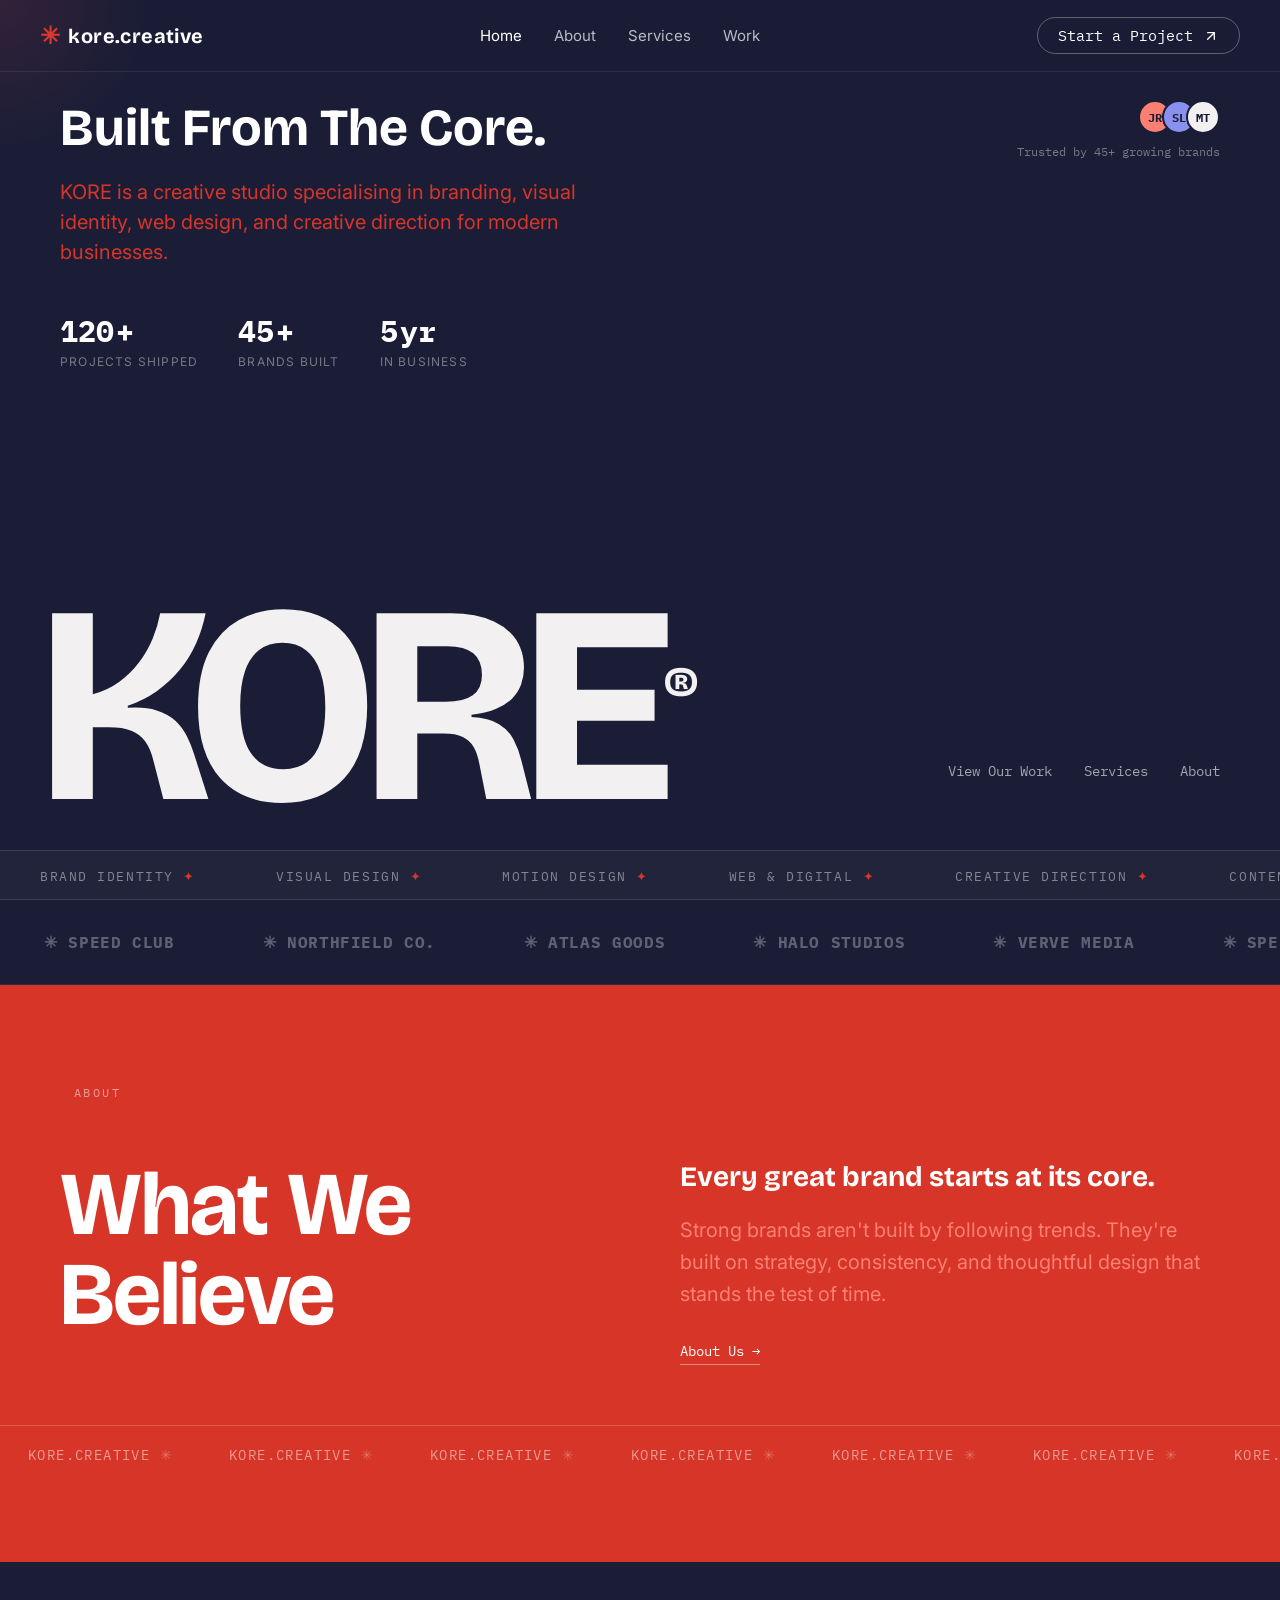
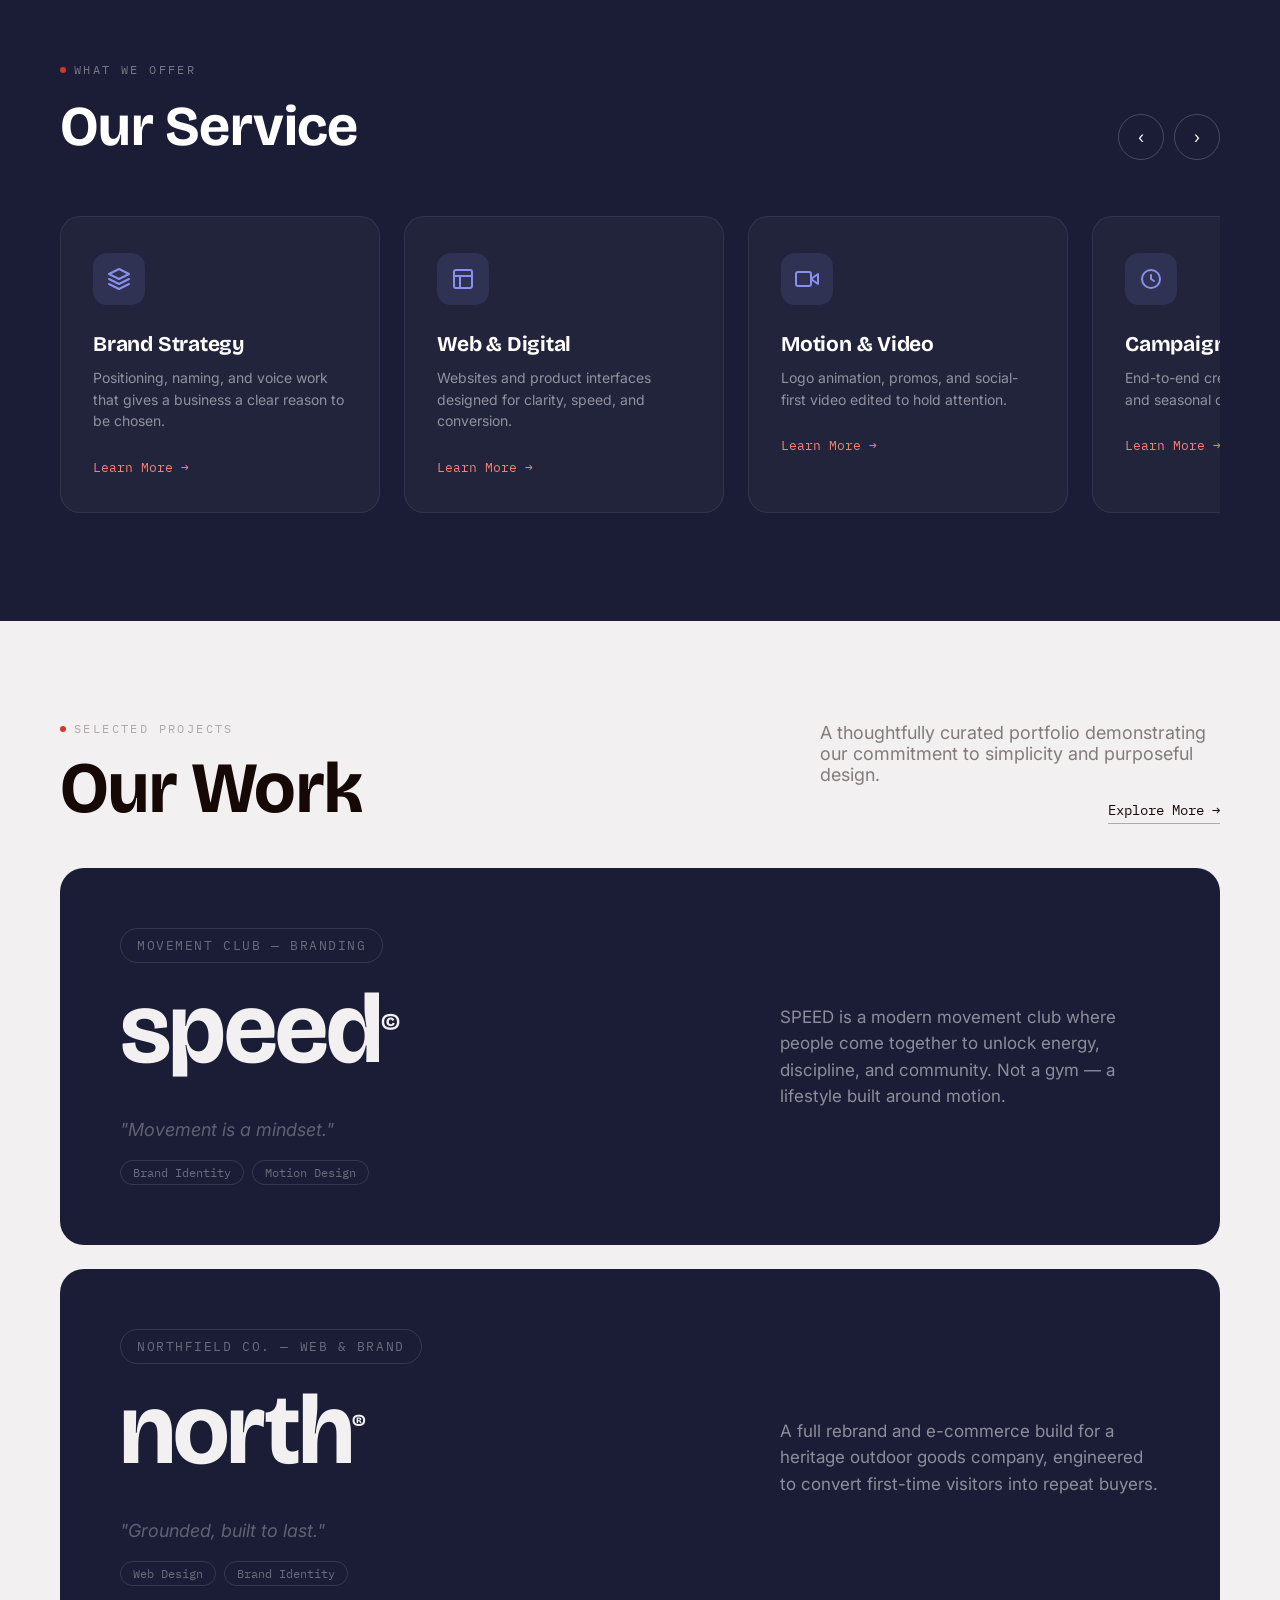
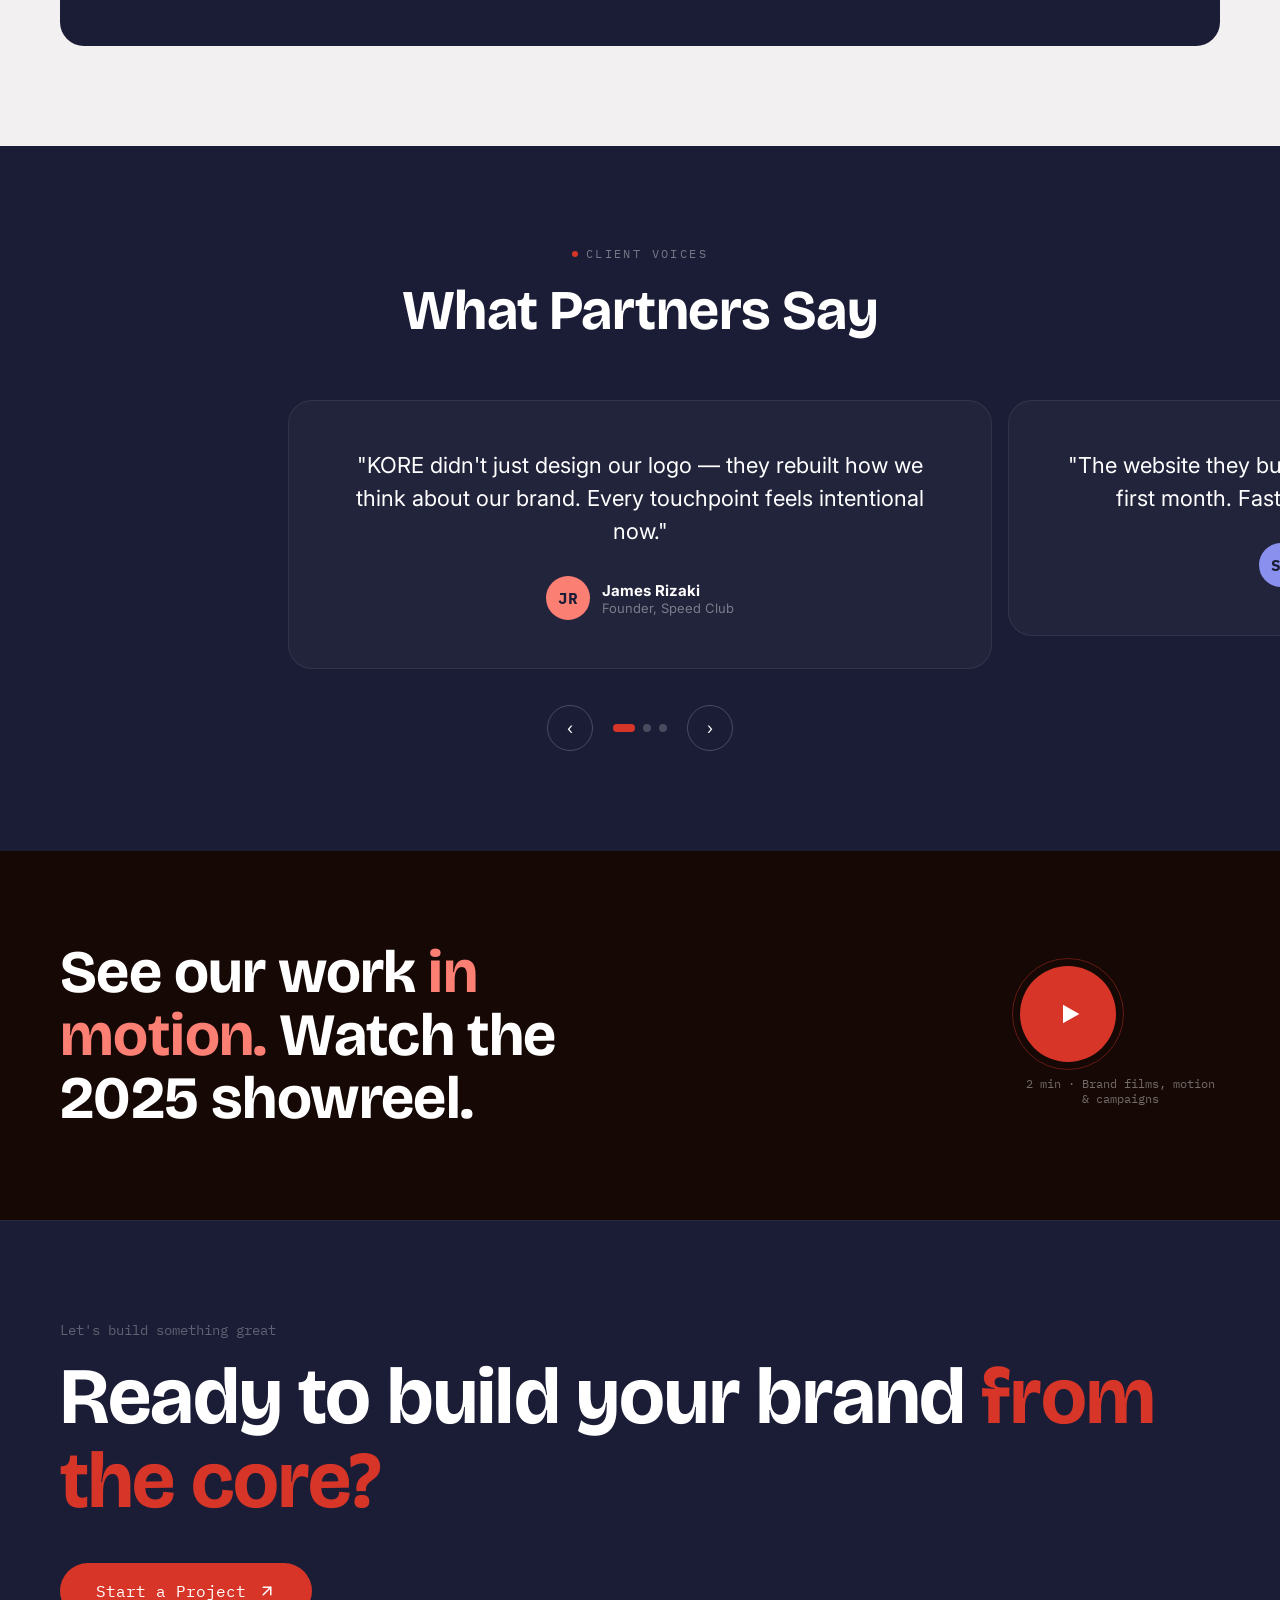
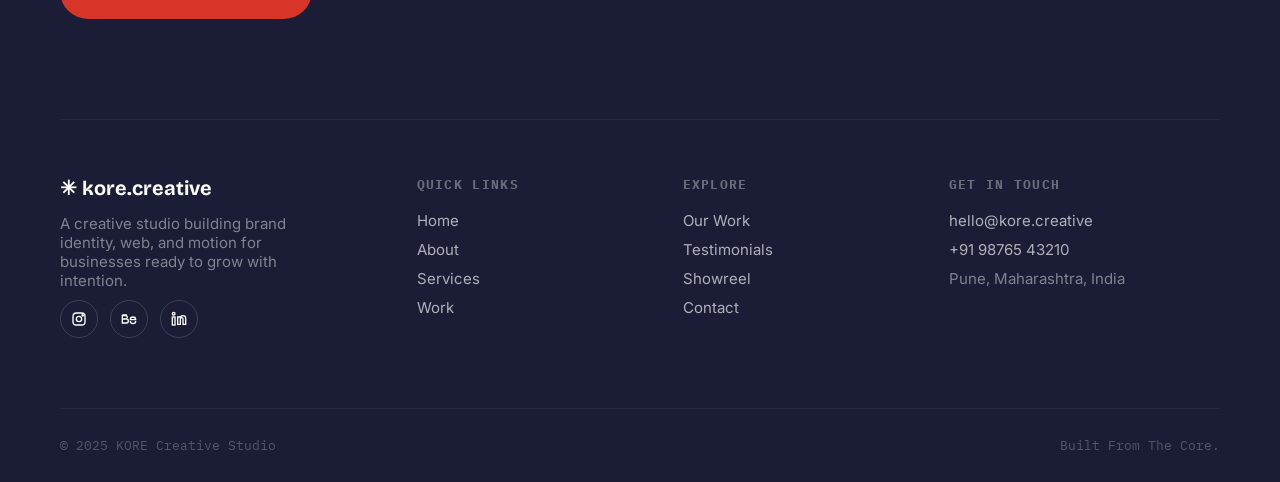
<file: index.html>
<!DOCTYPE html>
<html lang="en">
<head>
<meta charset="UTF-8" />
<meta name="viewport" content="width=device-width, initial-scale=1.0" />
<title>KORE Creative Studio — Built From The Core</title>
<meta name="description" content="KORE is a creative studio specialising in branding, visual identity, web design, and creative direction for modern businesses." />
<link rel="preconnect" href="https://fonts.googleapis.com" />
<link rel="preconnect" href="https://fonts.gstatic.com" crossorigin />
<link href="https://fonts.googleapis.com/css2?family=Bricolage+Grotesque:opsz,wght@12..96,400;500;600;700;800&family=Inter:wght@400;500;600;700&family=IBM+Plex+Mono:wght@400;500;700&display=swap" rel="stylesheet" />
<link rel="stylesheet" href="styles.css" />
</head>
<body>

<div class="cursor-blob" id="blob"></div>
<div class="toast" id="toast">Reel coming soon — check back shortly</div>

<!-- ─── NAV ──────────────────────────────────────────────── -->
<nav>
  <a href="index.html" class="nav-logo">
    <span class="nav-asterisk">✳</span>
    kore.creative
  </a>
  <div class="nav-links">
    <a href="index.html" class="active">Home</a>
    <a href="about.html">About</a>
    <a href="services.html">Services</a>
    <a href="work.html">Work</a>
  </div>
  <a href="contact.html" class="nav-cta mono">
    Start a Project
    <svg viewBox="0 0 24 24" fill="none" stroke="currentColor" stroke-width="2" stroke-linecap="round" stroke-linejoin="round">
      <line x1="7" y1="17" x2="17" y2="7"/><polyline points="7 7 17 7 17 17"/>
    </svg>
  </a>
  <button class="nav-burger" id="burger" aria-label="Open menu" aria-expanded="false">
    <span></span><span></span><span></span>
  </button>
</nav>

<div class="mobile-menu" id="mobileMenu">
  <a href="index.html" class="mobile-link">Home</a>
  <a href="about.html" class="mobile-link">About</a>
  <a href="services.html" class="mobile-link">Services</a>
  <a href="work.html" class="mobile-link">Work</a>
  <a href="contact.html" class="mobile-link mono" style="font-size:20px;">Start a Project →</a>
</div>

<!-- ─── HERO ──────────────────────────────────────────────── -->
<section id="hero">
  <div class="hero-top">
    <div class="hero-copy">
      <p class="hero-h1">Built From The Core.</p>
      <p class="hero-sub">KORE is a creative studio specialising in branding, visual identity, web design, and creative direction for modern businesses.</p>
      <div class="hero-stats">
        <div>
          <div class="hero-stat-num mono" data-count="120">0<span>+</span></div>
          <div class="hero-stat-label">Projects Shipped</div>
        </div>
        <div>
          <div class="hero-stat-num mono" data-count="45">0<span>+</span></div>
          <div class="hero-stat-label">Brands Built</div>
        </div>
        <div>
          <div class="hero-stat-num mono" data-count="5">0<span>yr</span></div>
          <div class="hero-stat-label">In Business</div>
        </div>
      </div>
    </div>
    <div class="hero-trust">
      <div class="hero-avatars">
        <span>JR</span><span>SL</span><span>MT</span>
      </div>
      <div class="hero-trust-label">Trusted by 45+ growing brands</div>
    </div>
  </div>

  <div class="hero-nav-secondary">
    <a href="work.html">View Our Work</a>
    <a href="services.html">Services</a>
    <a href="about.html">About</a>
  </div>

  <div class="hero-wordmark">KORE<sup>®</sup></div>

  <div class="hero-ticker">
    <div class="ticker-inner" aria-hidden="true">
      <span class="ticker-item">Brand Identity <span class="ticker-dot">✦</span></span>
      <span class="ticker-item">Visual Design <span class="ticker-dot">✦</span></span>
      <span class="ticker-item">Motion Design <span class="ticker-dot">✦</span></span>
      <span class="ticker-item">Web &amp; Digital <span class="ticker-dot">✦</span></span>
      <span class="ticker-item">Creative Direction <span class="ticker-dot">✦</span></span>
      <span class="ticker-item">Content Production <span class="ticker-dot">✦</span></span>
      <span class="ticker-item">Brand Identity <span class="ticker-dot">✦</span></span>
      <span class="ticker-item">Visual Design <span class="ticker-dot">✦</span></span>
      <span class="ticker-item">Motion Design <span class="ticker-dot">✦</span></span>
      <span class="ticker-item">Web &amp; Digital <span class="ticker-dot">✦</span></span>
      <span class="ticker-item">Creative Direction <span class="ticker-dot">✦</span></span>
      <span class="ticker-item">Content Production <span class="ticker-dot">✦</span></span>
    </div>
  </div>
</section>

<!-- ─── TRUSTED BY ─────────────────────────────────────────── -->
<section id="trusted" aria-label="Clients we've worked with">
  <div class="trusted-inner" aria-hidden="true">
    <span class="trusted-item">✳ SPEED CLUB</span>
    <span class="trusted-item">✳ NORTHFIELD CO.</span>
    <span class="trusted-item">✳ ATLAS GOODS</span>
    <span class="trusted-item">✳ HALO STUDIOS</span>
    <span class="trusted-item">✳ VERVE MEDIA</span>
    <span class="trusted-item">✳ SPEED CLUB</span>
    <span class="trusted-item">✳ NORTHFIELD CO.</span>
    <span class="trusted-item">✳ ATLAS GOODS</span>
    <span class="trusted-item">✳ HALO STUDIOS</span>
    <span class="trusted-item">✳ VERVE MEDIA</span>
  </div>
</section>

<!-- ─── ABOUT TEASER ──────────────────────────────────────── -->
<section id="about">
  <p class="section-label reveal" style="color:rgba(255,255,255,0.5)">About</p>

  <div class="about-grid">
    <div class="reveal">
      <h2 class="about-h2">What We Believe</h2>
    </div>
    <div class="reveal reveal-delay-1">
      <p class="about-sub">Every great brand starts at its core.</p>
      <p class="about-body">Strong brands aren't built by following trends. They're built on strategy, consistency, and thoughtful design that stands the test of time.</p>
      <a href="about.html" class="section-foot-link" style="margin-top:32px; color:var(--white); border-color:rgba(255,255,255,0.4);">About Us →</a>
    </div>
  </div>

  <div class="about-band" aria-hidden="true">
    <div class="band-inner">
      <span class="band-item">kore.creative <span class="band-asterisk">✳</span></span>
      <span class="band-item">kore.creative <span class="band-asterisk">✳</span></span>
      <span class="band-item">kore.creative <span class="band-asterisk">✳</span></span>
      <span class="band-item">kore.creative <span class="band-asterisk">✳</span></span>
      <span class="band-item">kore.creative <span class="band-asterisk">✳</span></span>
      <span class="band-item">kore.creative <span class="band-asterisk">✳</span></span>
      <span class="band-item">kore.creative <span class="band-asterisk">✳</span></span>
      <span class="band-item">kore.creative <span class="band-asterisk">✳</span></span>
    </div>
  </div>
</section>

<!-- ─── OUR SERVICE (icon cards) ───────────────────────────── -->
<section id="ourservice">
  <div class="ourservice-head reveal">
    <div>
      <p class="section-label">What We Offer</p>
      <h2 class="ourservice-title">Our Service</h2>
    </div>
    <div class="carousel-arrows">
      <button class="carousel-arrow" id="osPrev" aria-label="Scroll left">‹</button>
      <button class="carousel-arrow" id="osNext" aria-label="Scroll right">›</button>
    </div>
  </div>
  <div class="ourservice-track" id="osTrack">
    <div class="os-card reveal">
      <div class="os-icon"><svg viewBox="0 0 24 24" fill="none" stroke-width="2" stroke-linecap="round" stroke-linejoin="round"><path d="M12 2 2 7l10 5 10-5-10-5Z"/><path d="M2 17l10 5 10-5"/><path d="M2 12l10 5 10-5"/></svg></div>
      <h3>Brand Strategy</h3>
      <p>Positioning, naming, and voice work that gives a business a clear reason to be chosen.</p>
      <a href="services.html" class="os-link">Learn More →</a>
    </div>
    <div class="os-card reveal reveal-delay-1">
      <div class="os-icon"><svg viewBox="0 0 24 24" fill="none" stroke-width="2" stroke-linecap="round" stroke-linejoin="round"><rect x="3" y="3" width="18" height="18" rx="2"/><path d="M3 9h18"/><path d="M9 21V9"/></svg></div>
      <h3>Web &amp; Digital</h3>
      <p>Websites and product interfaces designed for clarity, speed, and conversion.</p>
      <a href="services.html" class="os-link">Learn More →</a>
    </div>
    <div class="os-card reveal reveal-delay-2">
      <div class="os-icon"><svg viewBox="0 0 24 24" fill="none" stroke-width="2" stroke-linecap="round" stroke-linejoin="round"><polygon points="23 7 16 12 23 17 23 7"/><rect x="1" y="5" width="15" height="14" rx="2"/></svg></div>
      <h3>Motion &amp; Video</h3>
      <p>Logo animation, promos, and social-first video edited to hold attention.</p>
      <a href="services.html" class="os-link">Learn More →</a>
    </div>
    <div class="os-card reveal">
      <div class="os-icon"><svg viewBox="0 0 24 24" fill="none" stroke-width="2" stroke-linecap="round" stroke-linejoin="round"><circle cx="12" cy="12" r="9"/><path d="M12 8v4l3 2"/></svg></div>
      <h3>Campaign Rollouts</h3>
      <p>End-to-end creative for product drops and seasonal campaigns, on schedule.</p>
      <a href="services.html" class="os-link">Learn More →</a>
    </div>
  </div>
</section>

<!-- ─── PORTFOLIO TEASER ───────────────────────────────────── -->
<section id="portfolio">
  <div class="portfolio-header">
    <div>
      <p class="section-label" style="color:rgba(22,8,5,0.3)">Selected Projects</p>
      <h2 class="portfolio-title reveal">Our Work</h2>
    </div>
    <div class="reveal reveal-delay-1" style="display:flex; flex-direction:column; align-items:flex-end; gap:16px;">
      <p class="portfolio-sub">A thoughtfully curated portfolio demonstrating our commitment to simplicity and purposeful design.</p>
      <a href="work.html" class="section-foot-link" style="color:var(--black); border-color:rgba(22,8,5,0.3);">Explore More →</a>
    </div>
  </div>

  <div class="project-list">
    <a href="work.html" style="text-decoration:none; color:inherit;">
      <div class="project-card reveal">
        <div>
          <span class="project-badge mono">Movement Club — Branding</span>
          <div class="project-brand">speed<sup>©</sup></div>
          <p class="project-tagline">"Movement is a mindset."</p>
          <div class="project-tag">
            <span class="tag">Brand Identity</span>
            <span class="tag">Motion Design</span>
          </div>
        </div>
        <div>
          <p class="project-desc">SPEED is a modern movement club where people come together to unlock energy, discipline, and community. Not a gym — a lifestyle built around motion.</p>
        </div>
      </div>
    </a>
    <a href="work.html" style="text-decoration:none; color:inherit;">
      <div class="project-card reveal reveal-delay-1">
        <div>
          <span class="project-badge mono">Northfield Co. — Web &amp; Brand</span>
          <div class="project-brand">north<sup>®</sup></div>
          <p class="project-tagline">"Grounded, built to last."</p>
          <div class="project-tag">
            <span class="tag">Web Design</span>
            <span class="tag">Brand Identity</span>
          </div>
        </div>
        <div>
          <p class="project-desc">A full rebrand and e-commerce build for a heritage outdoor goods company, engineered to convert first-time visitors into repeat buyers.</p>
        </div>
      </div>
    </a>
  </div>
</section>

<!-- ─── TESTIMONIALS ───────────────────────────────────────── -->
<section id="testimonials">
  <div class="testimonials-head reveal">
    <p class="section-label" style="justify-content:center;">Client Voices</p>
    <h2 class="testimonials-title">What Partners Say</h2>
  </div>
  <div class="testi-wrap reveal">
    <div class="testi-track" id="testiTrack">
      <div class="testi-slide">
        <div class="testi-card">
          <p class="testi-quote">"KORE didn't just design our logo — they rebuilt how we think about our brand. Every touchpoint feels intentional now."</p>
          <div class="testi-person">
            <div class="testi-avatar mono">JR</div>
            <div style="text-align:left">
              <div class="testi-name">James Rizaki</div>
              <div class="testi-role">Founder, Speed Club</div>
            </div>
          </div>
        </div>
      </div>
      <div class="testi-slide">
        <div class="testi-card">
          <p class="testi-quote">"The website they built doubled our conversion rate in the first month. Fast, sharp, and genuinely creative."</p>
          <div class="testi-person">
            <div class="testi-avatar mono" style="background:var(--purple)">SL</div>
            <div style="text-align:left">
              <div class="testi-name">Samantha Leonardo</div>
              <div class="testi-role">CMO, Northfield Co.</div>
            </div>
          </div>
        </div>
      </div>
      <div class="testi-slide">
        <div class="testi-card">
          <p class="testi-quote">"We've worked with three agencies before KORE. None of them understood our audience this fast, or this well."</p>
          <div class="testi-person">
            <div class="testi-avatar mono" style="background:var(--off)">MT</div>
            <div style="text-align:left">
              <div class="testi-name">Mark Trevor</div>
              <div class="testi-role">CEO, Atlas Goods</div>
            </div>
          </div>
        </div>
      </div>
    </div>
    <div class="testi-controls">
      <button class="carousel-arrow" id="testiPrev" aria-label="Previous testimonial">‹</button>
      <div class="testi-dots" id="testiDots"></div>
      <button class="carousel-arrow" id="testiNext" aria-label="Next testimonial">›</button>
    </div>
  </div>
</section>

<!-- ─── DIVE / SHOWREEL CTA ─────────────────────────────────── -->
<section id="dive">
  <h2 class="dive-title reveal">See our work <em>in motion.</em> Watch the 2025 showreel.</h2>
  <div style="text-align:center;" class="reveal">
    <button class="play-btn" id="playReel" aria-label="Play showreel">
      <svg viewBox="0 0 24 24"><polygon points="6 4 20 12 6 20"/></svg>
    </button>
    <p class="dive-note">2 min · Brand films, motion &amp; campaigns</p>
  </div>
</section>

<!-- ─── FOOTER / CTA ───────────────────────────────────────── -->
<footer id="footer">
  <div class="footer-cta-label reveal mono">Let's build something great</div>
  <h2 class="footer-cta-title reveal">
    Ready to build your brand <em>from the core?</em>
  </h2>
  <a href="contact.html" class="cta-btn reveal">
    Start a Project
    <svg viewBox="0 0 24 24" fill="none" stroke="currentColor" stroke-width="2" stroke-linecap="round" stroke-linejoin="round">
      <line x1="7" y1="17" x2="17" y2="7"/><polyline points="7 7 17 7 17 17"/>
    </svg>
  </a>

  <div class="footer-cols">
    <div class="footer-col">
      <span class="footer-logo">✳ kore.creative</span>
      <p style="max-width:280px; color:rgba(255,255,255,0.45)">A creative studio building brand identity, web, and motion for businesses ready to grow with intention.</p>
      <div class="footer-social">
        <a href="#" aria-label="Instagram"><svg viewBox="0 0 24 24" fill="none" stroke-width="2"><rect x="3" y="3" width="18" height="18" rx="5"/><circle cx="12" cy="12" r="4"/><circle cx="17.5" cy="6.5" r="1"/></svg></a>
        <a href="#" aria-label="Behance"><svg viewBox="0 0 24 24" fill="none" stroke-width="2"><path d="M2 6h7M2 18h6a3 3 0 0 0 0-6H2v6zM2 12h5a2.5 2.5 0 0 0 0-5H2v5z"/><path d="M14 15a4 4 0 0 0 8 0M14 13h8a4 4 0 0 0-8 0z"/></svg></a>
        <a href="#" aria-label="LinkedIn"><svg viewBox="0 0 24 24" fill="none" stroke-width="2"><rect x="2" y="9" width="4" height="12"/><circle cx="4" cy="4" r="2"/><path d="M10 9h4v2a4 4 0 0 1 8 0v9h-4v-8a2 2 0 0 0-4 0v8h-4z"/></svg></a>
      </div>
    </div>
    <div class="footer-col">
      <h4>Quick Links</h4>
      <a href="index.html">Home</a>
      <a href="about.html">About</a>
      <a href="services.html">Services</a>
      <a href="work.html">Work</a>
    </div>
    <div class="footer-col">
      <h4>Explore</h4>
      <a href="work.html">Our Work</a>
      <a href="index.html#testimonials">Testimonials</a>
      <a href="index.html#dive">Showreel</a>
      <a href="contact.html">Contact</a>
    </div>
    <div class="footer-col">
      <h4>Get in Touch</h4>
      <p style="color:rgba(255,255,255,0.65)">hello@kore.creative</p>
      <p style="color:rgba(255,255,255,0.65)">+91 98765 43210</p>
      <p style="color:rgba(255,255,255,0.45)">Pune, Maharashtra, India</p>
    </div>
  </div>

  <div class="footer-bottom">
    <span>© 2025 KORE Creative Studio</span>
    <span>Built From The Core.</span>
  </div>
</footer>

<script src="script.js"></script>
</body>
</html>
</file>
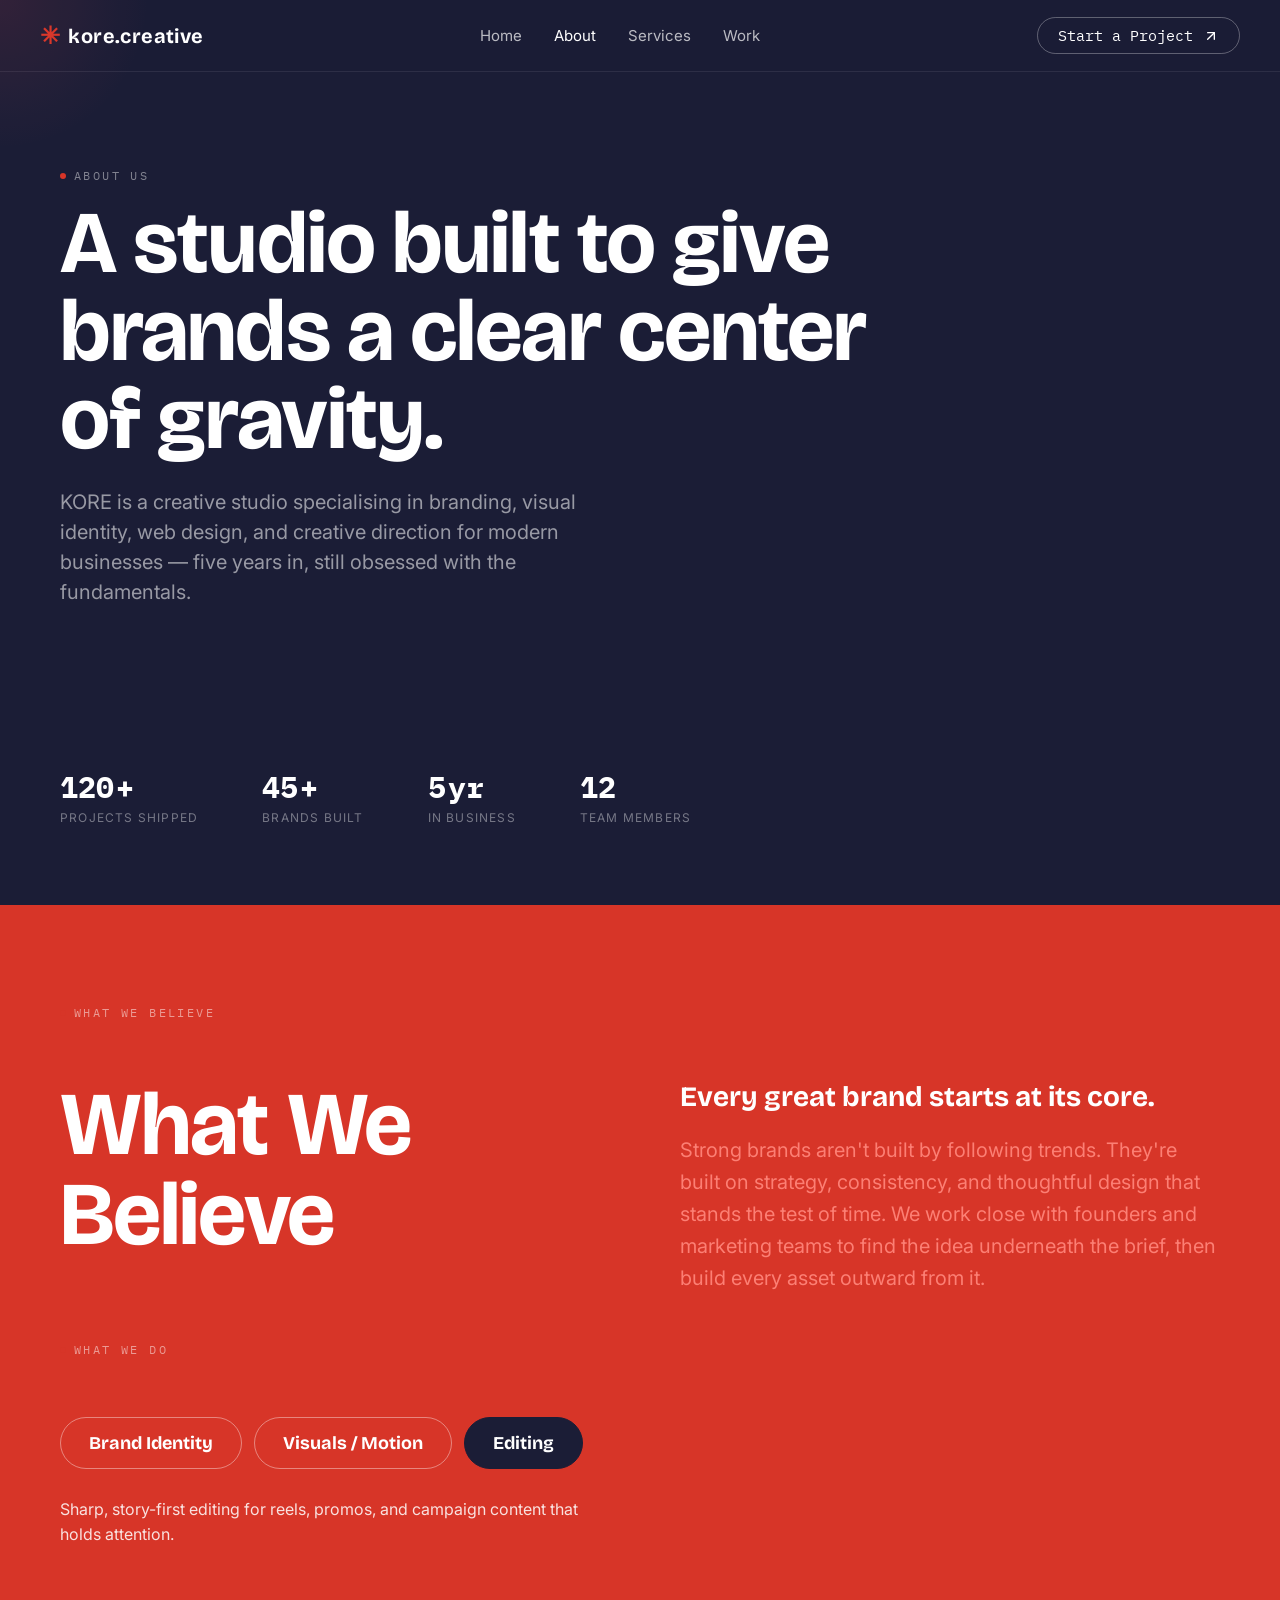
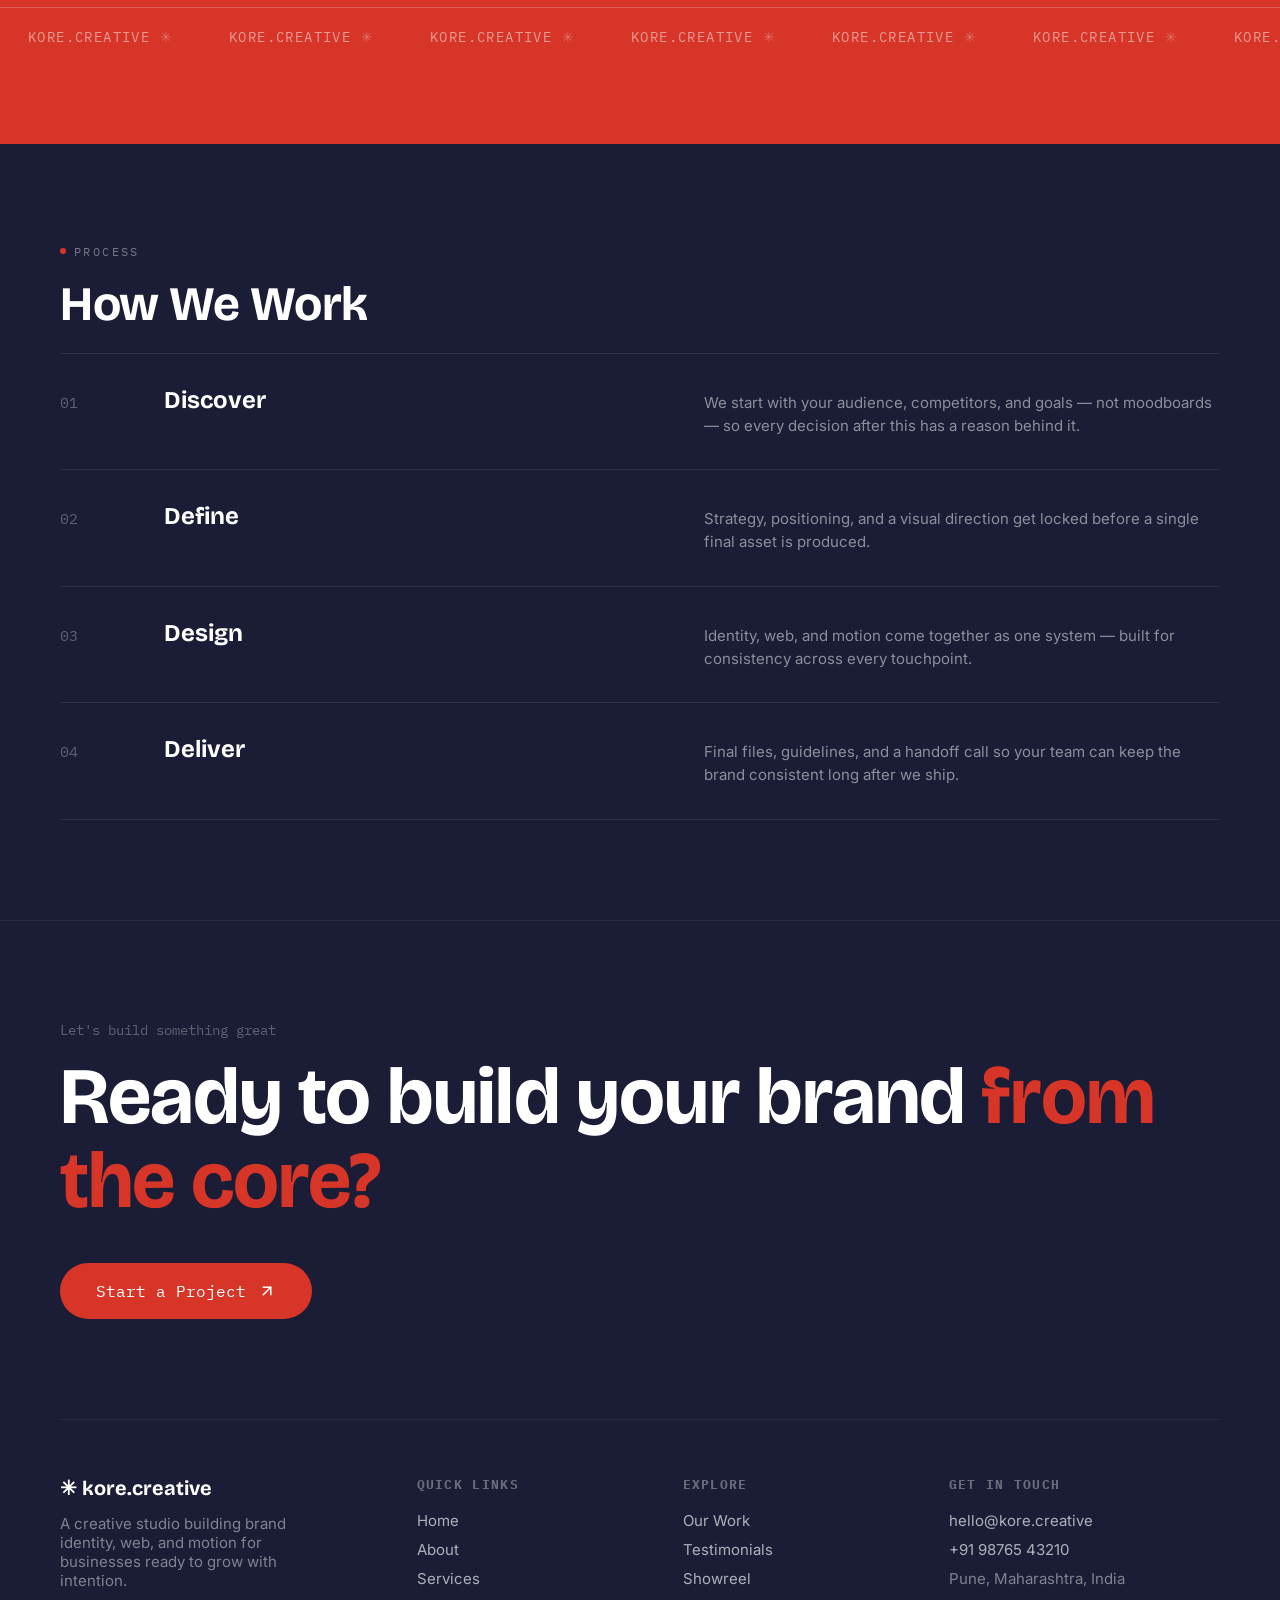
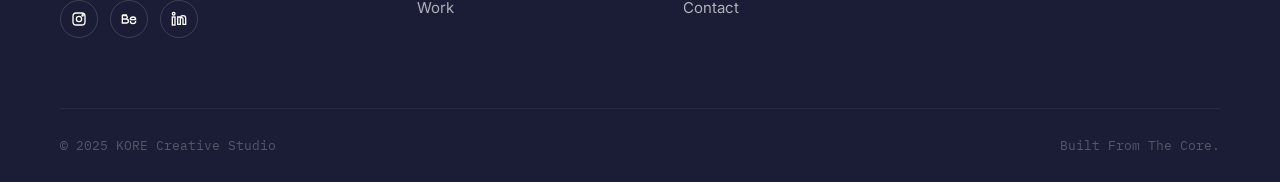
<file: about.html>
<!DOCTYPE html>
<html lang="en">
<head>
<meta charset="UTF-8" />
<meta name="viewport" content="width=device-width, initial-scale=1.0" />
<title>About — KORE Creative Studio</title>
<meta name="description" content="KORE is a creative studio built on strategy, consistency, and thoughtful design. Learn what we believe and how we work." />
<link rel="preconnect" href="https://fonts.googleapis.com" />
<link rel="preconnect" href="https://fonts.gstatic.com" crossorigin />
<link href="https://fonts.googleapis.com/css2?family=Bricolage+Grotesque:opsz,wght@12..96,400;500;600;700;800&family=Inter:wght@400;500;600;700&family=IBM+Plex+Mono:wght@400;500;700&display=swap" rel="stylesheet" />
<link rel="stylesheet" href="styles.css" />
</head>
<body>

<div class="cursor-blob" id="blob"></div>
<div class="toast" id="toast"></div>

<!-- ─── NAV ──────────────────────────────────────────────── -->
<nav>
  <a href="index.html" class="nav-logo">
    <span class="nav-asterisk">✳</span>
    kore.creative
  </a>
  <div class="nav-links">
    <a href="index.html">Home</a>
    <a href="about.html" class="active">About</a>
    <a href="services.html">Services</a>
    <a href="work.html">Work</a>
  </div>
  <a href="contact.html" class="nav-cta mono">
    Start a Project
    <svg viewBox="0 0 24 24" fill="none" stroke="currentColor" stroke-width="2" stroke-linecap="round" stroke-linejoin="round">
      <line x1="7" y1="17" x2="17" y2="7"/><polyline points="7 7 17 7 17 17"/>
    </svg>
  </a>
  <button class="nav-burger" id="burger" aria-label="Open menu" aria-expanded="false">
    <span></span><span></span><span></span>
  </button>
</nav>

<div class="mobile-menu" id="mobileMenu">
  <a href="index.html" class="mobile-link">Home</a>
  <a href="about.html" class="mobile-link">About</a>
  <a href="services.html" class="mobile-link">Services</a>
  <a href="work.html" class="mobile-link">Work</a>
  <a href="contact.html" class="mobile-link mono" style="font-size:20px;">Start a Project →</a>
</div>

<!-- ─── PAGE HERO ────────────────────────────────────────── -->
<section class="page-hero">
  <p class="section-label reveal">About Us</p>
  <h1 class="page-hero-title reveal reveal-delay-1">A studio built to give brands a clear center of gravity.</h1>
  <p class="page-hero-sub reveal reveal-delay-2">KORE is a creative studio specialising in branding, visual identity, web design, and creative direction for modern businesses — five years in, still obsessed with the fundamentals.</p>
</section>

<!-- ─── STATS STRIP ──────────────────────────────────────── -->
<section class="stats-strip">
  <div class="reveal">
    <div class="hero-stat-num mono" data-count="120">0<span>+</span></div>
    <div class="hero-stat-label">Projects Shipped</div>
  </div>
  <div class="reveal reveal-delay-1">
    <div class="hero-stat-num mono" data-count="45">0<span>+</span></div>
    <div class="hero-stat-label">Brands Built</div>
  </div>
  <div class="reveal reveal-delay-2">
    <div class="hero-stat-num mono" data-count="5">0<span>yr</span></div>
    <div class="hero-stat-label">In Business</div>
  </div>
  <div class="reveal reveal-delay-3">
    <div class="hero-stat-num mono" data-count="12">0<span></span></div>
    <div class="hero-stat-label">Team Members</div>
  </div>
</section>

<!-- ─── ABOUT (What We Believe) ─────────────────────────────── -->
<section id="about">
  <p class="section-label reveal" style="color:rgba(255,255,255,0.5)">What We Believe</p>

  <div class="about-grid">
    <div class="reveal">
      <h2 class="about-h2">What We Believe</h2>
    </div>
    <div class="reveal reveal-delay-1">
      <p class="about-sub">Every great brand starts at its core.</p>
      <p class="about-body">Strong brands aren't built by following trends. They're built on strategy, consistency, and thoughtful design that stands the test of time. We work close with founders and marketing teams to find the idea underneath the brief, then build every asset outward from it.</p>
    </div>
  </div>

  <div class="reveal">
    <p class="section-label" style="margin-top:48px; color:rgba(255,255,255,0.5)">What We Do</p>
    <div class="about-pills" role="tablist">
      <button class="pill" role="tab" data-panel="p-brand">Brand Identity</button>
      <button class="pill" role="tab" data-panel="p-visual">Visuals / Motion</button>
      <button class="pill active" role="tab" data-panel="p-edit">Editing</button>
    </div>
    <div class="pill-panels">
      <p class="pill-panel" id="p-brand">Logo systems, strategy, and guidelines that give a brand a consistent voice everywhere it shows up.</p>
      <p class="pill-panel" id="p-visual">Motion graphics and visual direction that turn a static identity into something people remember.</p>
      <p class="pill-panel active" id="p-edit">Sharp, story-first editing for reels, promos, and campaign content that holds attention.</p>
    </div>
  </div>

  <div class="about-band" aria-hidden="true">
    <div class="band-inner">
      <span class="band-item">kore.creative <span class="band-asterisk">✳</span></span>
      <span class="band-item">kore.creative <span class="band-asterisk">✳</span></span>
      <span class="band-item">kore.creative <span class="band-asterisk">✳</span></span>
      <span class="band-item">kore.creative <span class="band-asterisk">✳</span></span>
      <span class="band-item">kore.creative <span class="band-asterisk">✳</span></span>
      <span class="band-item">kore.creative <span class="band-asterisk">✳</span></span>
      <span class="band-item">kore.creative <span class="band-asterisk">✳</span></span>
      <span class="band-item">kore.creative <span class="band-asterisk">✳</span></span>
    </div>
  </div>
</section>

<!-- ─── HOW WE WORK ──────────────────────────────────────── -->
<section id="servicedetail" style="padding-top:100px; padding-bottom:100px;">
  <div class="reveal" style="margin-bottom:20px;">
    <p class="section-label">Process</p>
    <h2 style="font-family:var(--font-display); font-size:clamp(32px,4.5vw,48px); color:var(--white);">How We Work</h2>
  </div>
  <div class="process-list">
    <div class="process-row reveal">
      <div class="process-num">01</div>
      <div class="process-name">Discover</div>
      <div class="process-desc">We start with your audience, competitors, and goals — not moodboards — so every decision after this has a reason behind it.</div>
    </div>
    <div class="process-row reveal reveal-delay-1">
      <div class="process-num">02</div>
      <div class="process-name">Define</div>
      <div class="process-desc">Strategy, positioning, and a visual direction get locked before a single final asset is produced.</div>
    </div>
    <div class="process-row reveal reveal-delay-2">
      <div class="process-num">03</div>
      <div class="process-name">Design</div>
      <div class="process-desc">Identity, web, and motion come together as one system — built for consistency across every touchpoint.</div>
    </div>
    <div class="process-row reveal reveal-delay-3">
      <div class="process-num">04</div>
      <div class="process-name">Deliver</div>
      <div class="process-desc">Final files, guidelines, and a handoff call so your team can keep the brand consistent long after we ship.</div>
    </div>
  </div>
</section>

<!-- ─── FOOTER / CTA ───────────────────────────────────────── -->
<footer id="footer">
  <div class="footer-cta-label reveal mono">Let's build something great</div>
  <h2 class="footer-cta-title reveal">
    Ready to build your brand <em>from the core?</em>
  </h2>
  <a href="contact.html" class="cta-btn reveal">
    Start a Project
    <svg viewBox="0 0 24 24" fill="none" stroke="currentColor" stroke-width="2" stroke-linecap="round" stroke-linejoin="round">
      <line x1="7" y1="17" x2="17" y2="7"/><polyline points="7 7 17 7 17 17"/>
    </svg>
  </a>

  <div class="footer-cols">
    <div class="footer-col">
      <span class="footer-logo">✳ kore.creative</span>
      <p style="max-width:280px; color:rgba(255,255,255,0.45)">A creative studio building brand identity, web, and motion for businesses ready to grow with intention.</p>
      <div class="footer-social">
        <a href="#" aria-label="Instagram"><svg viewBox="0 0 24 24" fill="none" stroke-width="2"><rect x="3" y="3" width="18" height="18" rx="5"/><circle cx="12" cy="12" r="4"/><circle cx="17.5" cy="6.5" r="1"/></svg></a>
        <a href="#" aria-label="Behance"><svg viewBox="0 0 24 24" fill="none" stroke-width="2"><path d="M2 6h7M2 18h6a3 3 0 0 0 0-6H2v6zM2 12h5a2.5 2.5 0 0 0 0-5H2v5z"/><path d="M14 15a4 4 0 0 0 8 0M14 13h8a4 4 0 0 0-8 0z"/></svg></a>
        <a href="#" aria-label="LinkedIn"><svg viewBox="0 0 24 24" fill="none" stroke-width="2"><rect x="2" y="9" width="4" height="12"/><circle cx="4" cy="4" r="2"/><path d="M10 9h4v2a4 4 0 0 1 8 0v9h-4v-8a2 2 0 0 0-4 0v8h-4z"/></svg></a>
      </div>
    </div>
    <div class="footer-col">
      <h4>Quick Links</h4>
      <a href="index.html">Home</a>
      <a href="about.html">About</a>
      <a href="services.html">Services</a>
      <a href="work.html">Work</a>
    </div>
    <div class="footer-col">
      <h4>Explore</h4>
      <a href="work.html">Our Work</a>
      <a href="index.html#testimonials">Testimonials</a>
      <a href="index.html#dive">Showreel</a>
      <a href="contact.html">Contact</a>
    </div>
    <div class="footer-col">
      <h4>Get in Touch</h4>
      <p style="color:rgba(255,255,255,0.65)">hello@kore.creative</p>
      <p style="color:rgba(255,255,255,0.65)">+91 98765 43210</p>
      <p style="color:rgba(255,255,255,0.45)">Pune, Maharashtra, India</p>
    </div>
  </div>

  <div class="footer-bottom">
    <span>© 2025 KORE Creative Studio</span>
    <span>Built From The Core.</span>
  </div>
</footer>

<script src="script.js"></script>
</body>
</html>
</file>
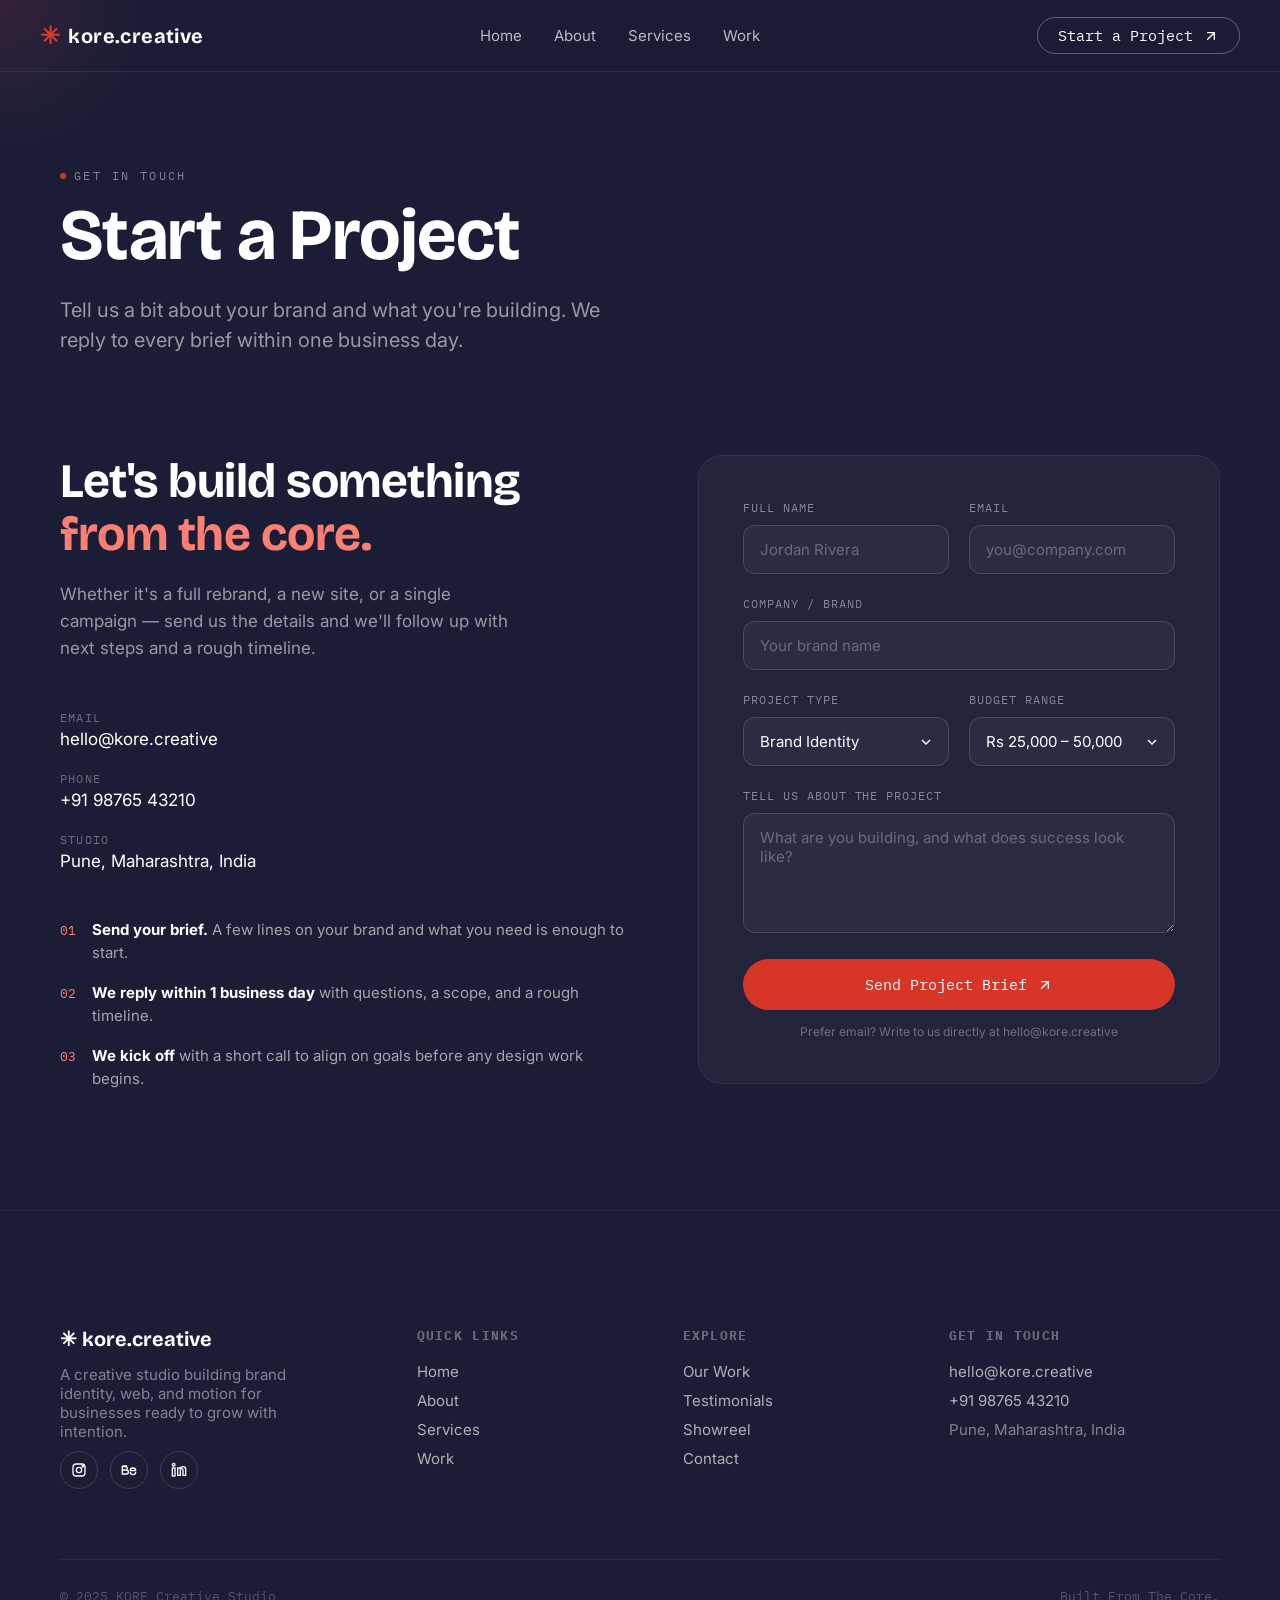
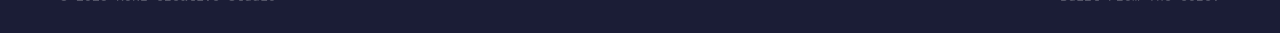
<file: contact.html>
<!DOCTYPE html>
<html lang="en">
<head>
<meta charset="UTF-8" />
<meta name="viewport" content="width=device-width, initial-scale=1.0" />
<title>Start a Project — KORE Creative Studio</title>
<meta name="description" content="Tell us about your brand and what you're building. KORE typically replies within one business day." />
<link rel="preconnect" href="https://fonts.googleapis.com" />
<link rel="preconnect" href="https://fonts.gstatic.com" crossorigin />
<link href="https://fonts.googleapis.com/css2?family=Bricolage+Grotesque:opsz,wght@12..96,400;500;600;700;800&family=Inter:wght@400;500;600;700&family=IBM+Plex+Mono:wght@400;500;700&display=swap" rel="stylesheet" />
<link rel="stylesheet" href="styles.css" />
</head>
<body>

<div class="cursor-blob" id="blob"></div>
<div class="toast" id="toast"></div>

<!-- ─── NAV ──────────────────────────────────────────────── -->
<nav>
  <a href="index.html" class="nav-logo">
    <span class="nav-asterisk">✳</span>
    kore.creative
  </a>
  <div class="nav-links">
    <a href="index.html">Home</a>
    <a href="about.html">About</a>
    <a href="services.html">Services</a>
    <a href="work.html">Work</a>
  </div>
  <a href="contact.html" class="nav-cta mono">
    Start a Project
    <svg viewBox="0 0 24 24" fill="none" stroke="currentColor" stroke-width="2" stroke-linecap="round" stroke-linejoin="round">
      <line x1="7" y1="17" x2="17" y2="7"/><polyline points="7 7 17 7 17 17"/>
    </svg>
  </a>
  <button class="nav-burger" id="burger" aria-label="Open menu" aria-expanded="false">
    <span></span><span></span><span></span>
  </button>
</nav>

<div class="mobile-menu" id="mobileMenu">
  <a href="index.html" class="mobile-link">Home</a>
  <a href="about.html" class="mobile-link">About</a>
  <a href="services.html" class="mobile-link">Services</a>
  <a href="work.html" class="mobile-link">Work</a>
  <a href="contact.html" class="mobile-link mono" style="font-size:20px;">Start a Project →</a>
</div>

<!-- ─── PAGE HERO ────────────────────────────────────────── -->
<section class="page-hero" style="padding-bottom:40px;">
  <p class="section-label reveal">Get In Touch</p>
  <h1 class="page-hero-title reveal reveal-delay-1" style="font-size:clamp(40px,6.5vw,72px);">Start a Project</h1>
  <p class="page-hero-sub reveal reveal-delay-2">Tell us a bit about your brand and what you're building. We reply to every brief within one business day.</p>
</section>

<!-- ─── START A PROJECT (contact) ───────────────────────────── -->
<section id="start-project">
  <div class="contact-grid">
    <div class="reveal">
      <h2 class="contact-intro-title">Let's build something <em style="color:var(--coral); font-style:normal;">from the core.</em></h2>
      <p class="contact-intro-body">Whether it's a full rebrand, a new site, or a single campaign — send us the details and we'll follow up with next steps and a rough timeline.</p>

      <div class="contact-info-list">
        <div class="contact-info-row">
          <span class="contact-info-label">Email</span>
          <a href="mailto:hello@kore.creative" class="contact-info-value">hello@kore.creative</a>
        </div>
        <div class="contact-info-row">
          <span class="contact-info-label">Phone</span>
          <a href="tel:+919876543210" class="contact-info-value">+91 98765 43210</a>
        </div>
        <div class="contact-info-row">
          <span class="contact-info-label">Studio</span>
          <span class="contact-info-value">Pune, Maharashtra, India</span>
        </div>
      </div>

      <div class="process-mini">
        <div class="process-mini-row">
          <span class="process-mini-num mono">01</span>
          <p class="process-mini-text"><strong>Send your brief.</strong> A few lines on your brand and what you need is enough to start.</p>
        </div>
        <div class="process-mini-row">
          <span class="process-mini-num mono">02</span>
          <p class="process-mini-text"><strong>We reply within 1 business day</strong> with questions, a scope, and a rough timeline.</p>
        </div>
        <div class="process-mini-row">
          <span class="process-mini-num mono">03</span>
          <p class="process-mini-text"><strong>We kick off</strong> with a short call to align on goals before any design work begins.</p>
        </div>
      </div>
    </div>

    <form class="contact-form reveal reveal-delay-1" id="projectForm">
      <div class="form-row two-col">
        <div>
          <label class="form-label" for="name">Full name</label>
          <input class="form-input" type="text" id="name" name="name" placeholder="Jordan Rivera" required />
        </div>
        <div>
          <label class="form-label" for="email">Email</label>
          <input class="form-input" type="email" id="email" name="email" placeholder="you@company.com" required />
        </div>
      </div>

      <div class="form-row">
        <label class="form-label" for="company">Company / Brand</label>
        <input class="form-input" type="text" id="company" name="company" placeholder="Your brand name" />
      </div>

      <div class="form-row two-col">
        <div>
          <label class="form-label" for="project-type">Project type</label>
          <select class="form-select" id="project-type" name="project-type">
            <option>Brand Identity</option>
            <option>Web &amp; Digital</option>
            <option>Motion &amp; Video</option>
            <option>Campaign Rollout</option>
            <option>Something else</option>
          </select>
        </div>
        <div>
          <label class="form-label" for="budget">Budget range</label>
          <select class="form-select" id="budget" name="budget">
            <option>Rs 25,000 – 50,000</option>
            <option>Rs 50,000 – 1,00,000</option>
            <option>Rs 1,00,000 – 2,50,000</option>
            <option>Rs 2,50,000+</option>
            <option>Not sure yet</option>
          </select>
        </div>
      </div>

      <div class="form-row">
        <label class="form-label" for="message">Tell us about the project</label>
        <textarea class="form-textarea" id="message" name="message" placeholder="What are you building, and what does success look like?" required></textarea>
      </div>

      <button type="submit" class="form-submit">
        Send Project Brief
        <svg viewBox="0 0 24 24" fill="none" stroke="currentColor" stroke-width="2" stroke-linecap="round" stroke-linejoin="round" width="16" height="16">
          <line x1="7" y1="17" x2="17" y2="7"/><polyline points="7 7 17 7 17 17"/>
        </svg>
      </button>
      <p class="form-note">Prefer email? Write to us directly at hello@kore.creative</p>
    </form>
  </div>
</section>

<!-- ─── FOOTER (minimal — no repeat CTA) ────────────────────── -->
<footer id="footer" class="minimal">
  <div class="footer-cols">
    <div class="footer-col">
      <span class="footer-logo">✳ kore.creative</span>
      <p style="max-width:280px; color:rgba(255,255,255,0.45)">A creative studio building brand identity, web, and motion for businesses ready to grow with intention.</p>
      <div class="footer-social">
        <a href="#" aria-label="Instagram"><svg viewBox="0 0 24 24" fill="none" stroke-width="2"><rect x="3" y="3" width="18" height="18" rx="5"/><circle cx="12" cy="12" r="4"/><circle cx="17.5" cy="6.5" r="1"/></svg></a>
        <a href="#" aria-label="Behance"><svg viewBox="0 0 24 24" fill="none" stroke-width="2"><path d="M2 6h7M2 18h6a3 3 0 0 0 0-6H2v6zM2 12h5a2.5 2.5 0 0 0 0-5H2v5z"/><path d="M14 15a4 4 0 0 0 8 0M14 13h8a4 4 0 0 0-8 0z"/></svg></a>
        <a href="#" aria-label="LinkedIn"><svg viewBox="0 0 24 24" fill="none" stroke-width="2"><rect x="2" y="9" width="4" height="12"/><circle cx="4" cy="4" r="2"/><path d="M10 9h4v2a4 4 0 0 1 8 0v9h-4v-8a2 2 0 0 0-4 0v8h-4z"/></svg></a>
      </div>
    </div>
    <div class="footer-col">
      <h4>Quick Links</h4>
      <a href="index.html">Home</a>
      <a href="about.html">About</a>
      <a href="services.html">Services</a>
      <a href="work.html">Work</a>
    </div>
    <div class="footer-col">
      <h4>Explore</h4>
      <a href="work.html">Our Work</a>
      <a href="index.html#testimonials">Testimonials</a>
      <a href="index.html#dive">Showreel</a>
      <a href="contact.html">Contact</a>
    </div>
    <div class="footer-col">
      <h4>Get in Touch</h4>
      <p style="color:rgba(255,255,255,0.65)">hello@kore.creative</p>
      <p style="color:rgba(255,255,255,0.65)">+91 98765 43210</p>
      <p style="color:rgba(255,255,255,0.45)">Pune, Maharashtra, India</p>
    </div>
  </div>

  <div class="footer-bottom">
    <span>© 2025 KORE Creative Studio</span>
    <span>Built From The Core.</span>
  </div>
</footer>

<script src="script.js"></script>
</body>
</html>
</file>
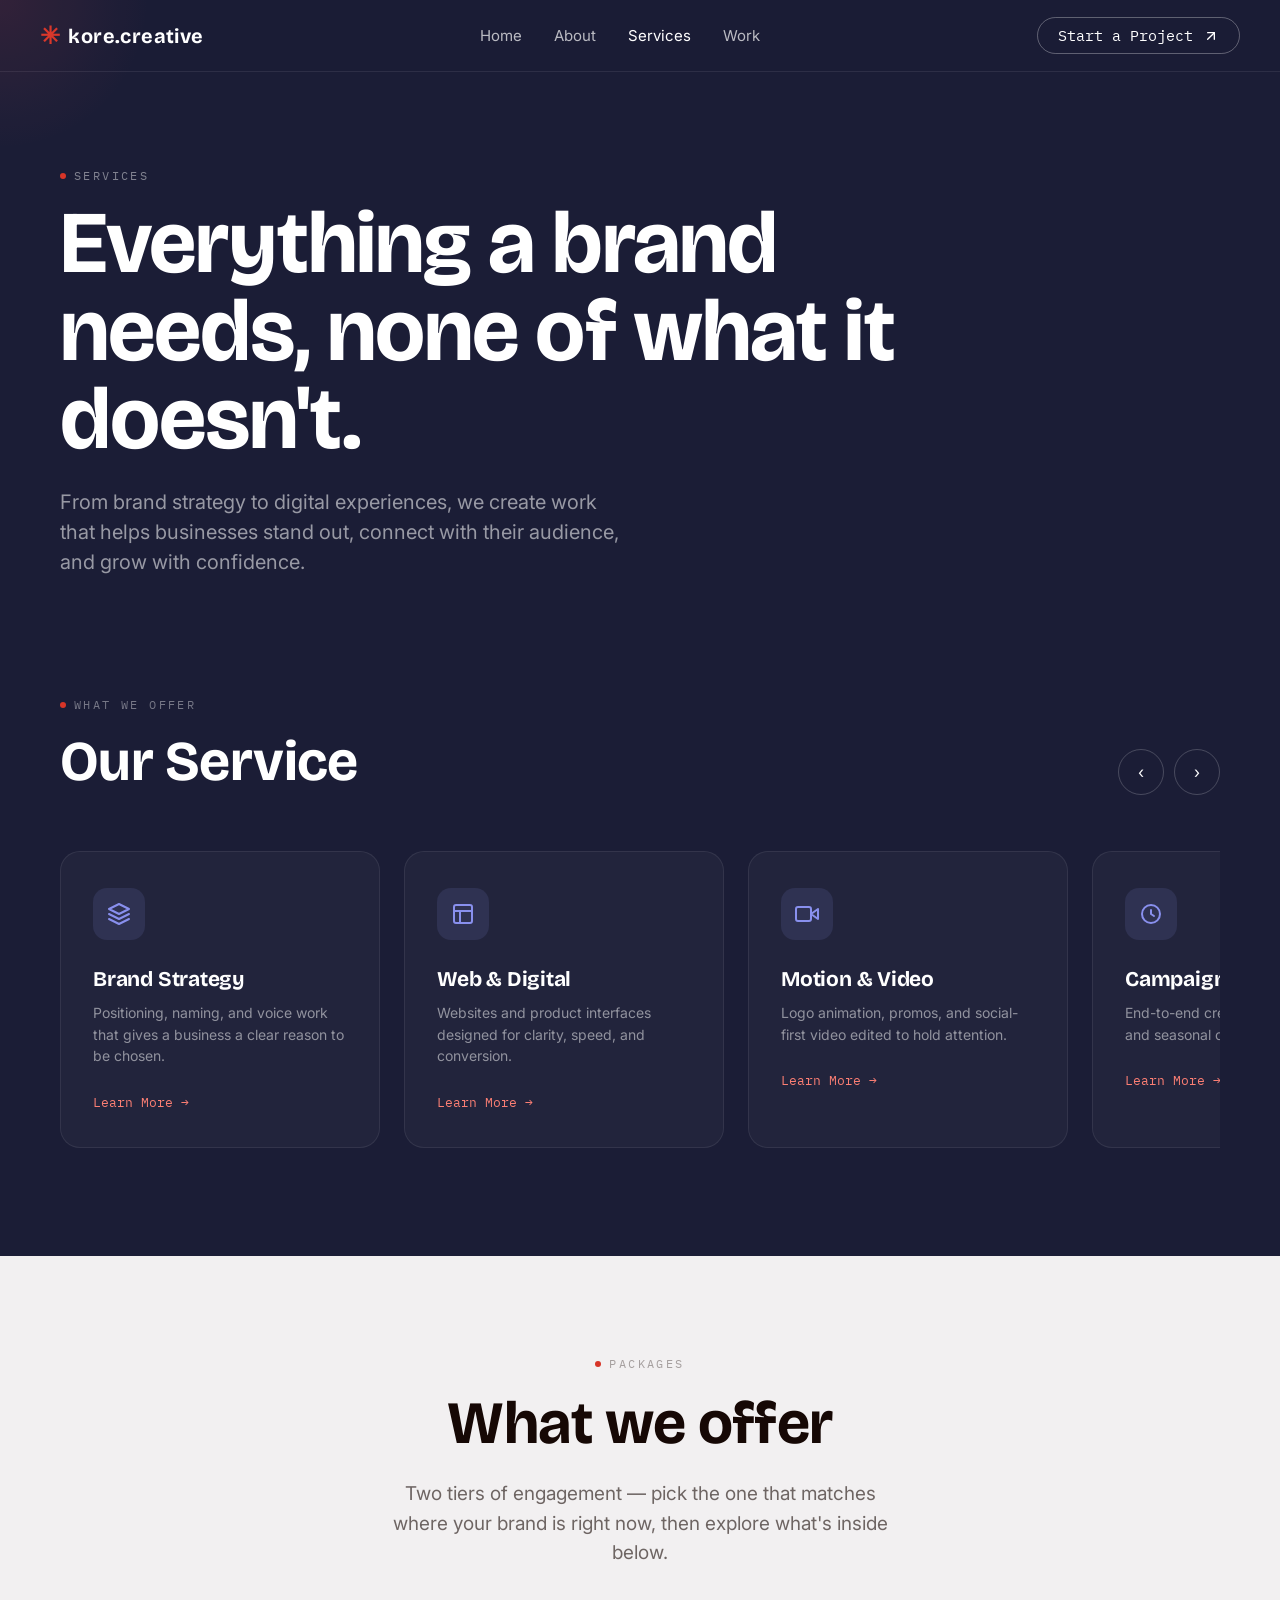
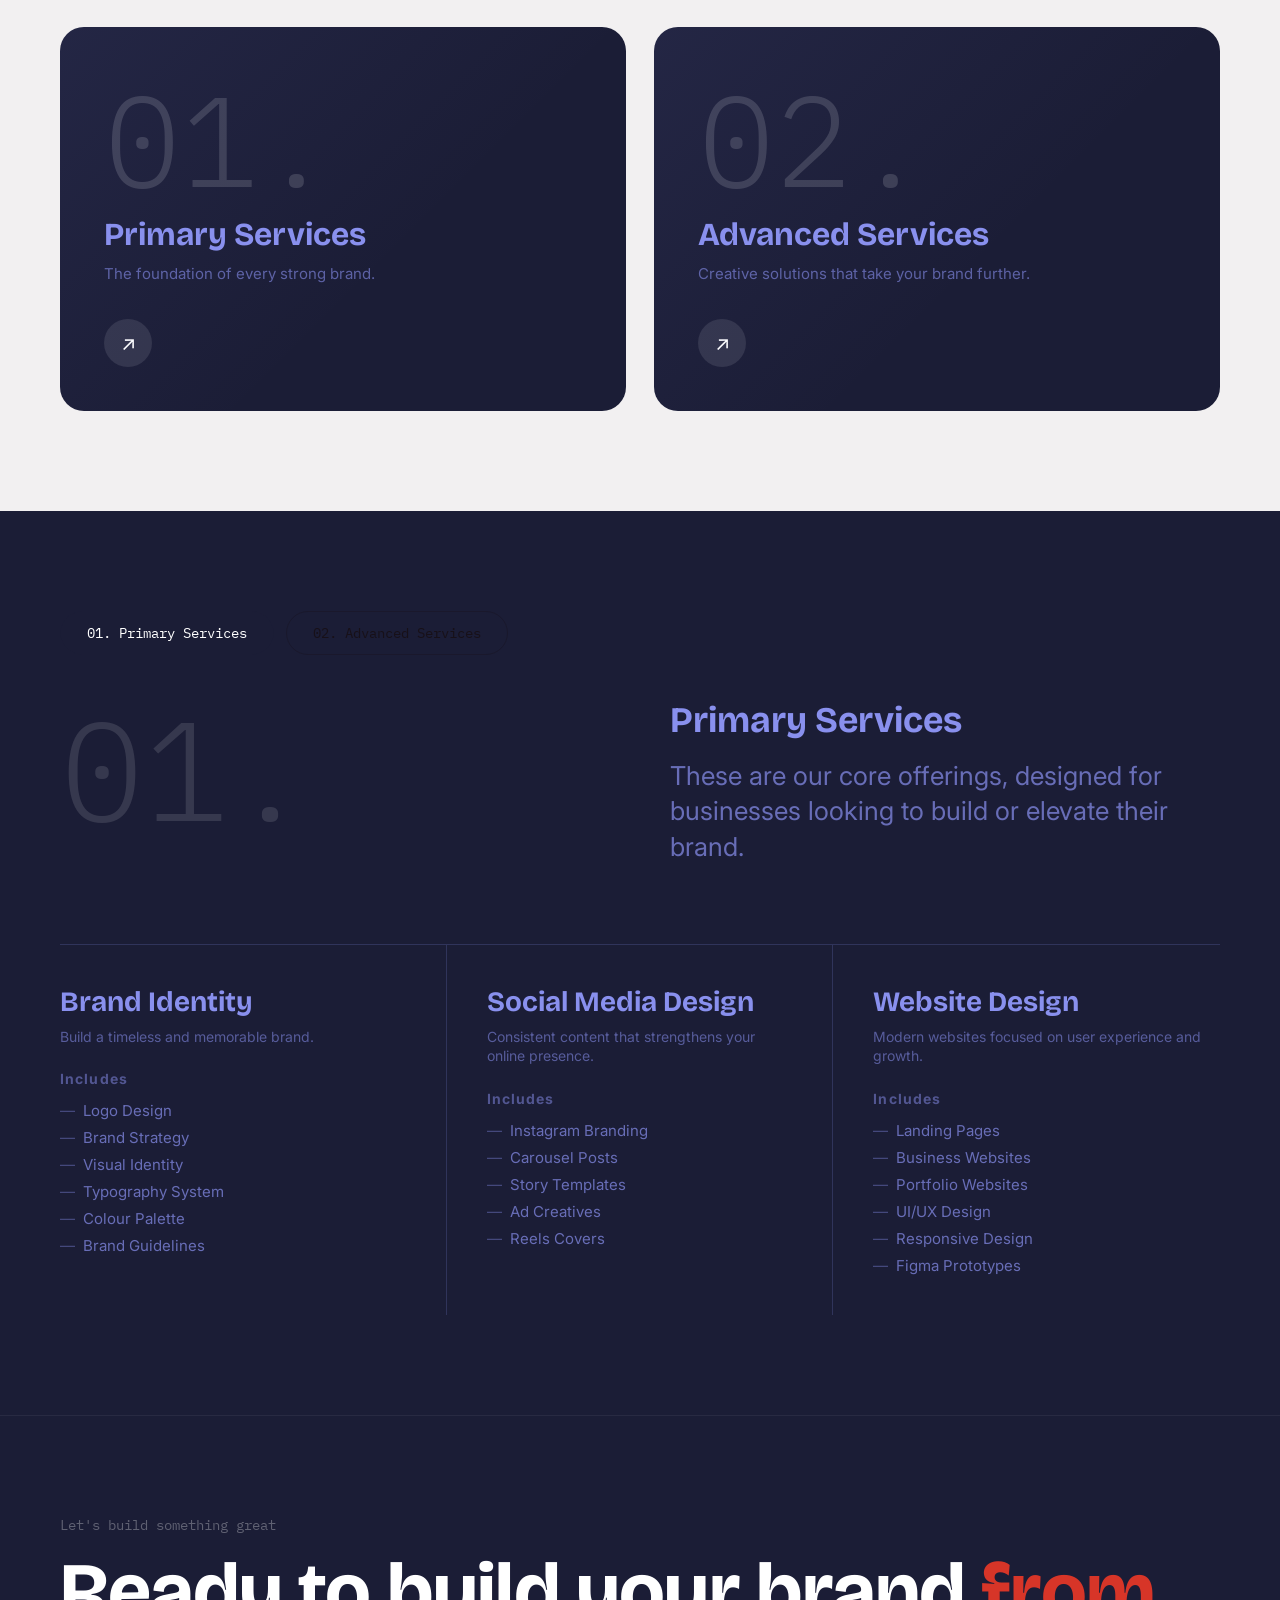
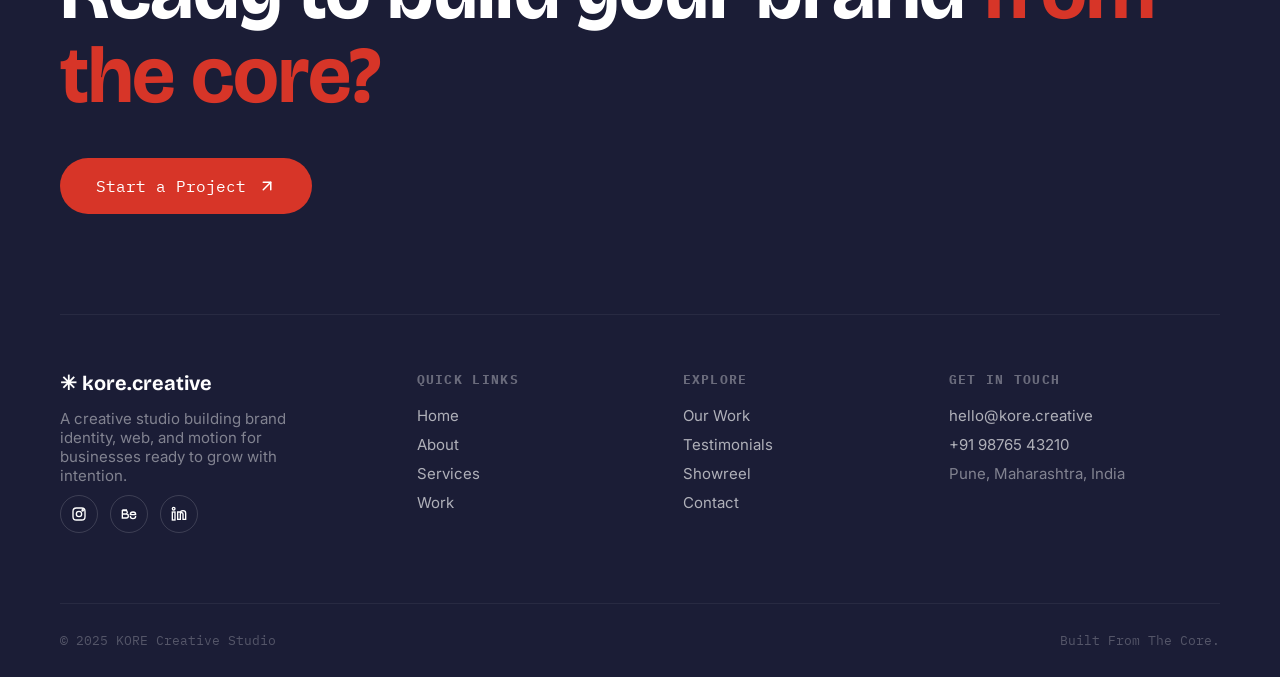
<file: services.html>
<!DOCTYPE html>
<html lang="en">
<head>
<meta charset="UTF-8" />
<meta name="viewport" content="width=device-width, initial-scale=1.0" />
<title>Services — KORE Creative Studio</title>
<meta name="description" content="Brand strategy, web and digital, motion and video, and campaign rollouts — the services KORE offers to build and grow brands." />
<link rel="preconnect" href="https://fonts.googleapis.com" />
<link rel="preconnect" href="https://fonts.gstatic.com" crossorigin />
<link href="https://fonts.googleapis.com/css2?family=Bricolage+Grotesque:opsz,wght@12..96,400;500;600;700;800&family=Inter:wght@400;500;600;700&family=IBM+Plex+Mono:wght@400;500;700&display=swap" rel="stylesheet" />
<link rel="stylesheet" href="styles.css" />
</head>
<body>

<div class="cursor-blob" id="blob"></div>
<div class="toast" id="toast"></div>

<!-- ─── NAV ──────────────────────────────────────────────── -->
<nav>
  <a href="index.html" class="nav-logo">
    <span class="nav-asterisk">✳</span>
    kore.creative
  </a>
  <div class="nav-links">
    <a href="index.html">Home</a>
    <a href="about.html">About</a>
    <a href="services.html" class="active">Services</a>
    <a href="work.html">Work</a>
  </div>
  <a href="contact.html" class="nav-cta mono">
    Start a Project
    <svg viewBox="0 0 24 24" fill="none" stroke="currentColor" stroke-width="2" stroke-linecap="round" stroke-linejoin="round">
      <line x1="7" y1="17" x2="17" y2="7"/><polyline points="7 7 17 7 17 17"/>
    </svg>
  </a>
  <button class="nav-burger" id="burger" aria-label="Open menu" aria-expanded="false">
    <span></span><span></span><span></span>
  </button>
</nav>

<div class="mobile-menu" id="mobileMenu">
  <a href="index.html" class="mobile-link">Home</a>
  <a href="about.html" class="mobile-link">About</a>
  <a href="services.html" class="mobile-link">Services</a>
  <a href="work.html" class="mobile-link">Work</a>
  <a href="contact.html" class="mobile-link mono" style="font-size:20px;">Start a Project →</a>
</div>

<!-- ─── PAGE HERO ────────────────────────────────────────── -->
<section class="page-hero">
  <p class="section-label reveal">Services</p>
  <h1 class="page-hero-title reveal reveal-delay-1">Everything a brand needs, none of what it doesn't.</h1>
  <p class="page-hero-sub reveal reveal-delay-2">From brand strategy to digital experiences, we create work that helps businesses stand out, connect with their audience, and grow with confidence.</p>
</section>

<!-- ─── OUR SERVICE (icon cards) ───────────────────────────── -->
<section id="ourservice" style="padding-top:40px;">
  <div class="ourservice-head reveal">
    <div>
      <p class="section-label">What We Offer</p>
      <h2 class="ourservice-title">Our Service</h2>
    </div>
    <div class="carousel-arrows">
      <button class="carousel-arrow" id="osPrev" aria-label="Scroll left">‹</button>
      <button class="carousel-arrow" id="osNext" aria-label="Scroll right">›</button>
    </div>
  </div>
  <div class="ourservice-track" id="osTrack">
    <div class="os-card reveal">
      <div class="os-icon"><svg viewBox="0 0 24 24" fill="none" stroke-width="2" stroke-linecap="round" stroke-linejoin="round"><path d="M12 2 2 7l10 5 10-5-10-5Z"/><path d="M2 17l10 5 10-5"/><path d="M2 12l10 5 10-5"/></svg></div>
      <h3>Brand Strategy</h3>
      <p>Positioning, naming, and voice work that gives a business a clear reason to be chosen.</p>
      <a href="#servicedetail" class="os-link">Learn More →</a>
    </div>
    <div class="os-card reveal reveal-delay-1">
      <div class="os-icon"><svg viewBox="0 0 24 24" fill="none" stroke-width="2" stroke-linecap="round" stroke-linejoin="round"><rect x="3" y="3" width="18" height="18" rx="2"/><path d="M3 9h18"/><path d="M9 21V9"/></svg></div>
      <h3>Web &amp; Digital</h3>
      <p>Websites and product interfaces designed for clarity, speed, and conversion.</p>
      <a href="#servicedetail" class="os-link">Learn More →</a>
    </div>
    <div class="os-card reveal reveal-delay-2">
      <div class="os-icon"><svg viewBox="0 0 24 24" fill="none" stroke-width="2" stroke-linecap="round" stroke-linejoin="round"><polygon points="23 7 16 12 23 17 23 7"/><rect x="1" y="5" width="15" height="14" rx="2"/></svg></div>
      <h3>Motion &amp; Video</h3>
      <p>Logo animation, promos, and social-first video edited to hold attention.</p>
      <a href="#servicedetail" class="os-link">Learn More →</a>
    </div>
    <div class="os-card reveal">
      <div class="os-icon"><svg viewBox="0 0 24 24" fill="none" stroke-width="2" stroke-linecap="round" stroke-linejoin="round"><circle cx="12" cy="12" r="9"/><path d="M12 8v4l3 2"/></svg></div>
      <h3>Campaign Rollouts</h3>
      <p>End-to-end creative for product drops and seasonal campaigns, on schedule.</p>
      <a href="#servicedetail" class="os-link">Learn More →</a>
    </div>
  </div>
</section>

<!-- ─── SERVICES OVERVIEW ──────────────────────────────────── -->
<section id="services">
  <div class="services-header reveal">
    <p class="section-label" style="justify-content:center; color:rgba(22,8,5,0.35)">Packages</p>
    <h2 class="services-title">What we offer</h2>
    <p class="services-desc">Two tiers of engagement — pick the one that matches where your brand is right now, then explore what's inside below.</p>
  </div>
  <div class="service-cards">
    <div class="service-card reveal reveal-delay-1" data-target="panel-primary">
      <span class="card-num">01.</span>
      <div class="card-name">Primary Services</div>
      <div class="card-tagline">The foundation of every strong brand.</div>
      <div class="card-arrow">↗</div>
    </div>
    <div class="service-card reveal reveal-delay-2" data-target="panel-advanced">
      <span class="card-num">02.</span>
      <div class="card-name">Advanced Services</div>
      <div class="card-tagline">Creative solutions that take your brand further.</div>
      <div class="card-arrow">↗</div>
    </div>
  </div>
</section>

<!-- ─── SERVICE DETAIL (tab switched) ──────────────────────── -->
<section id="servicedetail">
  <div class="service-tabs reveal" role="tablist" style="justify-content:flex-start;">
    <button class="service-tab active" data-panel="panel-primary">01. Primary Services</button>
    <button class="service-tab" data-panel="panel-advanced">02. Advanced Services</button>
  </div>

  <div class="detail-panel active" id="panel-primary">
    <div class="primary-top">
      <div class="section-num reveal">01.</div>
      <div class="primary-heading reveal reveal-delay-1">
        <div class="primary-title">Primary Services</div>
        <p class="primary-desc">These are our core offerings, designed for businesses looking to build or elevate their brand.</p>
      </div>
    </div>
    <div class="service-cols">
      <div class="service-col reveal">
        <div class="col-title">Brand Identity</div>
        <p class="col-sub">Build a timeless and memorable brand.</p>
        <div class="col-label">Includes</div>
        <ul class="col-list">
          <li>Logo Design</li><li>Brand Strategy</li><li>Visual Identity</li>
          <li>Typography System</li><li>Colour Palette</li><li>Brand Guidelines</li>
        </ul>
      </div>
      <div class="service-col reveal reveal-delay-1">
        <div class="col-title">Social Media Design</div>
        <p class="col-sub">Consistent content that strengthens your online presence.</p>
        <div class="col-label">Includes</div>
        <ul class="col-list">
          <li>Instagram Branding</li><li>Carousel Posts</li><li>Story Templates</li>
          <li>Ad Creatives</li><li>Reels Covers</li>
        </ul>
      </div>
      <div class="service-col reveal reveal-delay-2">
        <div class="col-title">Website Design</div>
        <p class="col-sub">Modern websites focused on user experience and growth.</p>
        <div class="col-label">Includes</div>
        <ul class="col-list">
          <li>Landing Pages</li><li>Business Websites</li><li>Portfolio Websites</li>
          <li>UI/UX Design</li><li>Responsive Design</li><li>Figma Prototypes</li>
        </ul>
      </div>
    </div>
  </div>

  <div class="detail-panel" id="panel-advanced">
    <div class="adv-top">
      <div class="adv-num reveal">02.</div>
      <div class="reveal reveal-delay-1">
        <div class="adv-title">Advanced Services</div>
        <p class="adv-desc" style="margin-top:12px">Designed for brands ready to scale with high-impact creative execution.</p>
        <p style="font-size:13px; color:rgba(255,255,255,0.25); margin-top:8px; font-family:var(--font-mono)">Includes Primary +</p>
      </div>
    </div>
    <div class="adv-cols">
      <div class="adv-col reveal">
        <div class="adv-col-title">Motion Design</div>
        <p class="adv-col-sub">Bring your brand to life through movement.</p>
        <div class="adv-col-label">Deliverables</div>
        <ul class="adv-col-list">
          <li>Logo Animation</li><li>Motion Graphics</li><li>Explainer Videos</li>
          <li>Product Promos</li><li>Commercial Editing</li>
        </ul>
      </div>
      <div class="adv-col reveal reveal-delay-1">
        <div class="adv-col-title">Creative Strategy</div>
        <p class="adv-col-sub">Big-picture thinking for impactful campaigns.</p>
        <div class="adv-col-label">Deliverables</div>
        <ul class="adv-col-list">
          <li>Campaign Strategy</li><li>Art Direction</li><li>Moodboards</li>
          <li>Visual Strategy</li><li>Creative Consultation</li>
        </ul>
      </div>
      <div class="adv-col reveal reveal-delay-2">
        <div class="adv-col-title">Content Production</div>
        <p class="adv-col-sub">Create visuals that tell your brand story.</p>
        <div class="adv-col-label">Deliverables</div>
        <ul class="adv-col-list">
          <li>Product Photography</li><li>Lifestyle Shoots</li><li>Video Production</li>
          <li>Short-form Content</li><li>Content Planning</li>
        </ul>
      </div>
    </div>
    <p class="adv-quote reveal">"We don't do everything — we specialise in the services that build and grow brands."</p>
  </div>
</section>

<!-- ─── FOOTER / CTA ───────────────────────────────────────── -->
<footer id="footer">
  <div class="footer-cta-label reveal mono">Let's build something great</div>
  <h2 class="footer-cta-title reveal">
    Ready to build your brand <em>from the core?</em>
  </h2>
  <a href="contact.html" class="cta-btn reveal">
    Start a Project
    <svg viewBox="0 0 24 24" fill="none" stroke="currentColor" stroke-width="2" stroke-linecap="round" stroke-linejoin="round">
      <line x1="7" y1="17" x2="17" y2="7"/><polyline points="7 7 17 7 17 17"/>
    </svg>
  </a>

  <div class="footer-cols">
    <div class="footer-col">
      <span class="footer-logo">✳ kore.creative</span>
      <p style="max-width:280px; color:rgba(255,255,255,0.45)">A creative studio building brand identity, web, and motion for businesses ready to grow with intention.</p>
      <div class="footer-social">
        <a href="#" aria-label="Instagram"><svg viewBox="0 0 24 24" fill="none" stroke-width="2"><rect x="3" y="3" width="18" height="18" rx="5"/><circle cx="12" cy="12" r="4"/><circle cx="17.5" cy="6.5" r="1"/></svg></a>
        <a href="#" aria-label="Behance"><svg viewBox="0 0 24 24" fill="none" stroke-width="2"><path d="M2 6h7M2 18h6a3 3 0 0 0 0-6H2v6zM2 12h5a2.5 2.5 0 0 0 0-5H2v5z"/><path d="M14 15a4 4 0 0 0 8 0M14 13h8a4 4 0 0 0-8 0z"/></svg></a>
        <a href="#" aria-label="LinkedIn"><svg viewBox="0 0 24 24" fill="none" stroke-width="2"><rect x="2" y="9" width="4" height="12"/><circle cx="4" cy="4" r="2"/><path d="M10 9h4v2a4 4 0 0 1 8 0v9h-4v-8a2 2 0 0 0-4 0v8h-4z"/></svg></a>
      </div>
    </div>
    <div class="footer-col">
      <h4>Quick Links</h4>
      <a href="index.html">Home</a>
      <a href="about.html">About</a>
      <a href="services.html">Services</a>
      <a href="work.html">Work</a>
    </div>
    <div class="footer-col">
      <h4>Explore</h4>
      <a href="work.html">Our Work</a>
      <a href="index.html#testimonials">Testimonials</a>
      <a href="index.html#dive">Showreel</a>
      <a href="contact.html">Contact</a>
    </div>
    <div class="footer-col">
      <h4>Get in Touch</h4>
      <p style="color:rgba(255,255,255,0.65)">hello@kore.creative</p>
      <p style="color:rgba(255,255,255,0.65)">+91 98765 43210</p>
      <p style="color:rgba(255,255,255,0.45)">Pune, Maharashtra, India</p>
    </div>
  </div>

  <div class="footer-bottom">
    <span>© 2025 KORE Creative Studio</span>
    <span>Built From The Core.</span>
  </div>
</footer>

<script src="script.js"></script>
</body>
</html>
</file>
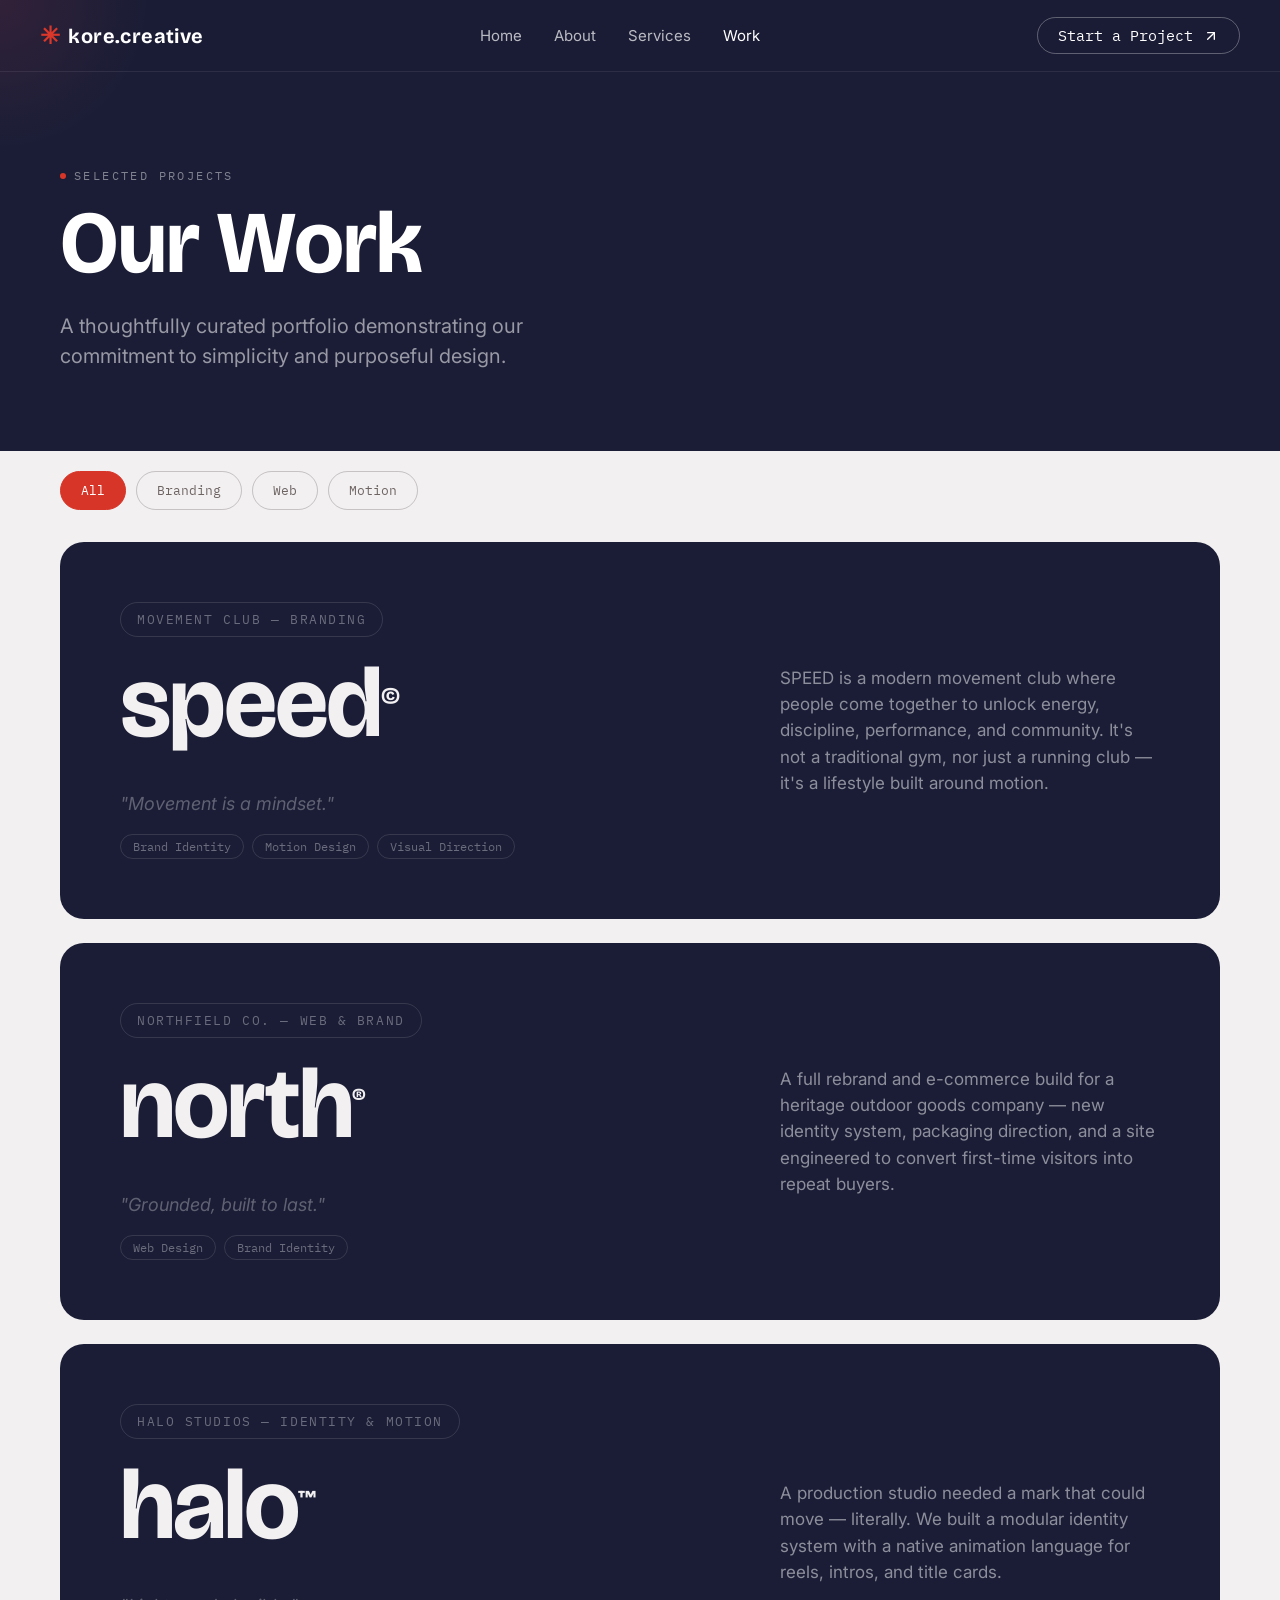
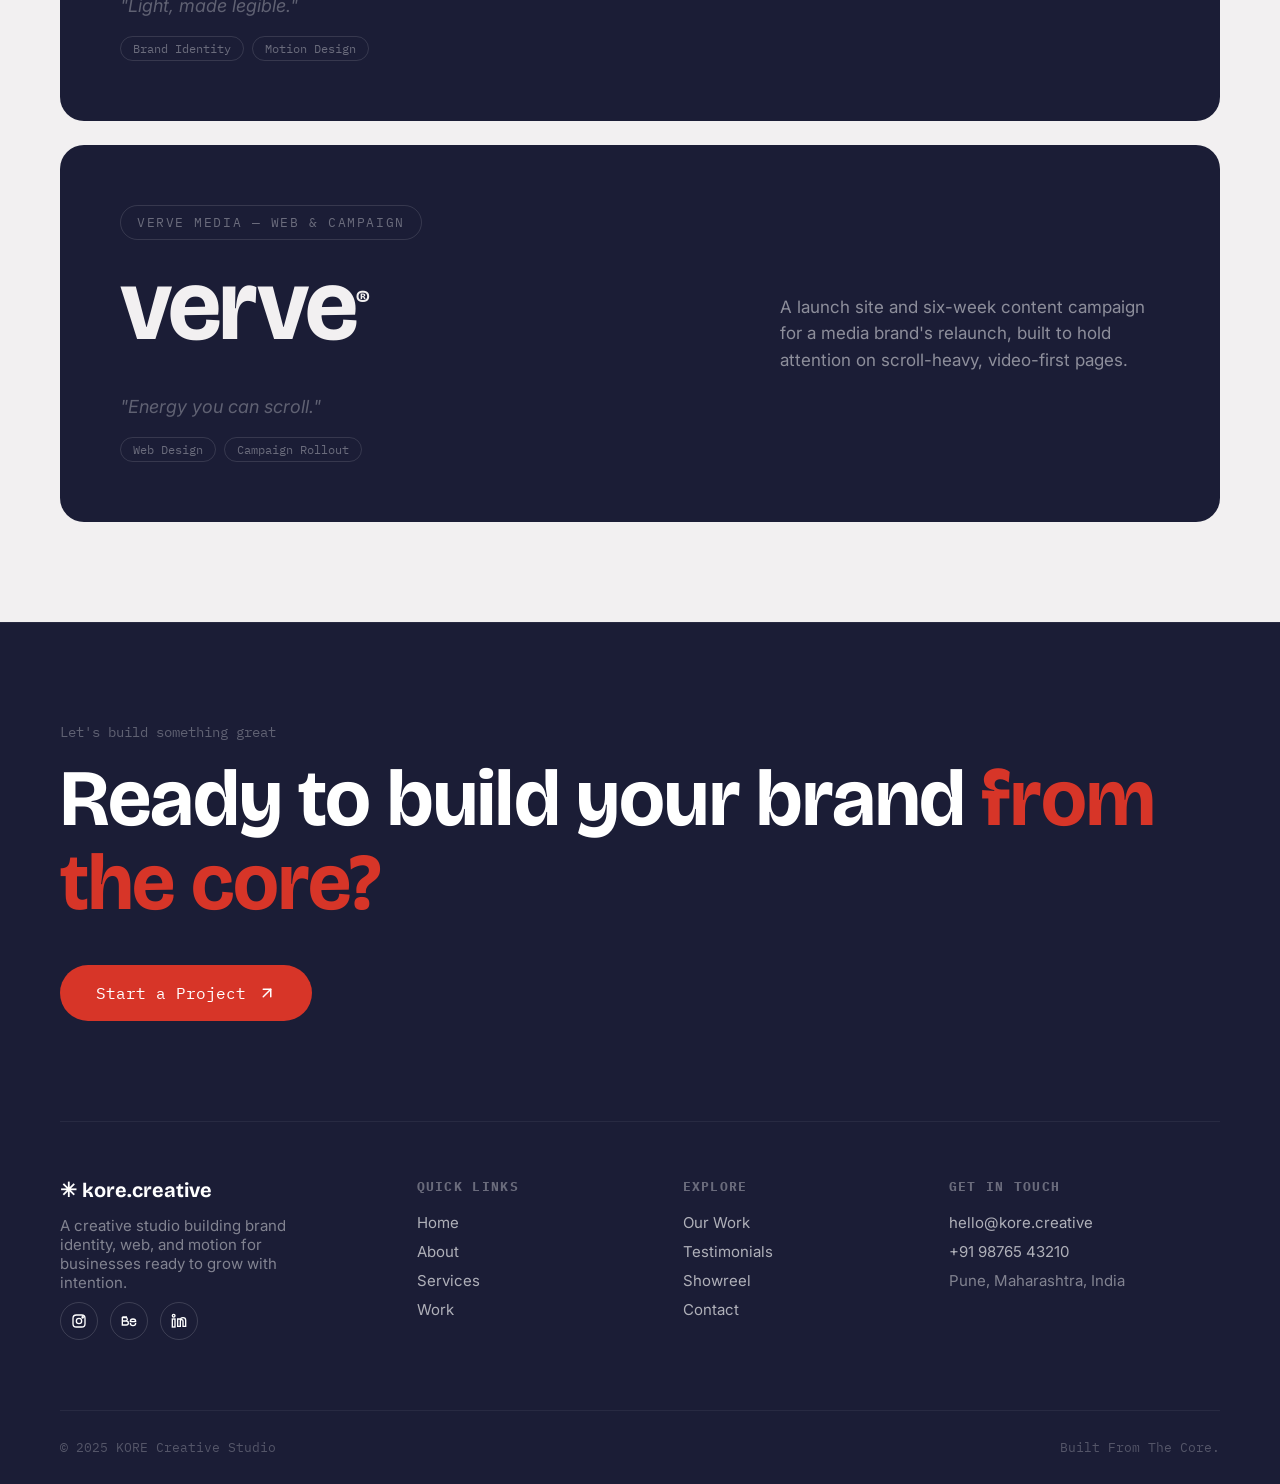
<file: work.html>
<!DOCTYPE html>
<html lang="en">
<head>
<meta charset="UTF-8" />
<meta name="viewport" content="width=device-width, initial-scale=1.0" />
<title>Work — KORE Creative Studio</title>
<meta name="description" content="A curated portfolio of brand identity, web, and motion projects by KORE Creative Studio." />
<link rel="preconnect" href="https://fonts.googleapis.com" />
<link rel="preconnect" href="https://fonts.gstatic.com" crossorigin />
<link href="https://fonts.googleapis.com/css2?family=Bricolage+Grotesque:opsz,wght@12..96,400;500;600;700;800&family=Inter:wght@400;500;600;700&family=IBM+Plex+Mono:wght@400;500;700&display=swap" rel="stylesheet" />
<link rel="stylesheet" href="styles.css" />
</head>
<body>

<div class="cursor-blob" id="blob"></div>
<div class="toast" id="toast"></div>

<!-- ─── NAV ──────────────────────────────────────────────── -->
<nav>
  <a href="index.html" class="nav-logo">
    <span class="nav-asterisk">✳</span>
    kore.creative
  </a>
  <div class="nav-links">
    <a href="index.html">Home</a>
    <a href="about.html">About</a>
    <a href="services.html">Services</a>
    <a href="work.html" class="active">Work</a>
  </div>
  <a href="contact.html" class="nav-cta mono">
    Start a Project
    <svg viewBox="0 0 24 24" fill="none" stroke="currentColor" stroke-width="2" stroke-linecap="round" stroke-linejoin="round">
      <line x1="7" y1="17" x2="17" y2="7"/><polyline points="7 7 17 7 17 17"/>
    </svg>
  </a>
  <button class="nav-burger" id="burger" aria-label="Open menu" aria-expanded="false">
    <span></span><span></span><span></span>
  </button>
</nav>

<div class="mobile-menu" id="mobileMenu">
  <a href="index.html" class="mobile-link">Home</a>
  <a href="about.html" class="mobile-link">About</a>
  <a href="services.html" class="mobile-link">Services</a>
  <a href="work.html" class="mobile-link">Work</a>
  <a href="contact.html" class="mobile-link mono" style="font-size:20px;">Start a Project →</a>
</div>

<!-- ─── PAGE HERO ────────────────────────────────────────── -->
<section class="page-hero">
  <p class="section-label reveal">Selected Projects</p>
  <h1 class="page-hero-title reveal reveal-delay-1">Our Work</h1>
  <p class="page-hero-sub reveal reveal-delay-2">A thoughtfully curated portfolio demonstrating our commitment to simplicity and purposeful design.</p>
</section>

<!-- ─── PORTFOLIO ──────────────────────────────────────────── -->
<section id="portfolio" style="padding-top:20px;">
  <div class="portfolio-filters reveal">
    <button class="pf-btn active" data-filter="all">All</button>
    <button class="pf-btn" data-filter="branding">Branding</button>
    <button class="pf-btn" data-filter="web">Web</button>
    <button class="pf-btn" data-filter="motion">Motion</button>
  </div>

  <div class="project-list">
    <div class="project-card reveal" data-tags="branding motion">
      <div>
        <span class="project-badge mono">Movement Club — Branding</span>
        <div class="project-brand">speed<sup>©</sup></div>
        <p class="project-tagline">"Movement is a mindset."</p>
        <div class="project-tag">
          <span class="tag">Brand Identity</span>
          <span class="tag">Motion Design</span>
          <span class="tag">Visual Direction</span>
        </div>
      </div>
      <div>
        <p class="project-desc">SPEED is a modern movement club where people come together to unlock energy, discipline, performance, and community. It's not a traditional gym, nor just a running club — it's a lifestyle built around motion.</p>
      </div>
    </div>

    <div class="project-card reveal" data-tags="web branding">
      <div>
        <span class="project-badge mono">Northfield Co. — Web &amp; Brand</span>
        <div class="project-brand">north<sup>®</sup></div>
        <p class="project-tagline">"Grounded, built to last."</p>
        <div class="project-tag">
          <span class="tag">Web Design</span>
          <span class="tag">Brand Identity</span>
        </div>
      </div>
      <div>
        <p class="project-desc">A full rebrand and e-commerce build for a heritage outdoor goods company — new identity system, packaging direction, and a site engineered to convert first-time visitors into repeat buyers.</p>
      </div>
    </div>

    <div class="project-card reveal" data-tags="branding motion">
      <div>
        <span class="project-badge mono">Halo Studios — Identity &amp; Motion</span>
        <div class="project-brand">halo<sup>™</sup></div>
        <p class="project-tagline">"Light, made legible."</p>
        <div class="project-tag">
          <span class="tag">Brand Identity</span>
          <span class="tag">Motion Design</span>
        </div>
      </div>
      <div>
        <p class="project-desc">A production studio needed a mark that could move — literally. We built a modular identity system with a native animation language for reels, intros, and title cards.</p>
      </div>
    </div>

    <div class="project-card reveal" data-tags="web motion">
      <div>
        <span class="project-badge mono">Verve Media — Web &amp; Campaign</span>
        <div class="project-brand">verve<sup>®</sup></div>
        <p class="project-tagline">"Energy you can scroll."</p>
        <div class="project-tag">
          <span class="tag">Web Design</span>
          <span class="tag">Campaign Rollout</span>
        </div>
      </div>
      <div>
        <p class="project-desc">A launch site and six-week content campaign for a media brand's relaunch, built to hold attention on scroll-heavy, video-first pages.</p>
      </div>
    </div>
  </div>
</section>

<!-- ─── FOOTER / CTA ───────────────────────────────────────── -->
<footer id="footer">
  <div class="footer-cta-label reveal mono">Let's build something great</div>
  <h2 class="footer-cta-title reveal">
    Ready to build your brand <em>from the core?</em>
  </h2>
  <a href="contact.html" class="cta-btn reveal">
    Start a Project
    <svg viewBox="0 0 24 24" fill="none" stroke="currentColor" stroke-width="2" stroke-linecap="round" stroke-linejoin="round">
      <line x1="7" y1="17" x2="17" y2="7"/><polyline points="7 7 17 7 17 17"/>
    </svg>
  </a>

  <div class="footer-cols">
    <div class="footer-col">
      <span class="footer-logo">✳ kore.creative</span>
      <p style="max-width:280px; color:rgba(255,255,255,0.45)">A creative studio building brand identity, web, and motion for businesses ready to grow with intention.</p>
      <div class="footer-social">
        <a href="#" aria-label="Instagram"><svg viewBox="0 0 24 24" fill="none" stroke-width="2"><rect x="3" y="3" width="18" height="18" rx="5"/><circle cx="12" cy="12" r="4"/><circle cx="17.5" cy="6.5" r="1"/></svg></a>
        <a href="#" aria-label="Behance"><svg viewBox="0 0 24 24" fill="none" stroke-width="2"><path d="M2 6h7M2 18h6a3 3 0 0 0 0-6H2v6zM2 12h5a2.5 2.5 0 0 0 0-5H2v5z"/><path d="M14 15a4 4 0 0 0 8 0M14 13h8a4 4 0 0 0-8 0z"/></svg></a>
        <a href="#" aria-label="LinkedIn"><svg viewBox="0 0 24 24" fill="none" stroke-width="2"><rect x="2" y="9" width="4" height="12"/><circle cx="4" cy="4" r="2"/><path d="M10 9h4v2a4 4 0 0 1 8 0v9h-4v-8a2 2 0 0 0-4 0v8h-4z"/></svg></a>
      </div>
    </div>
    <div class="footer-col">
      <h4>Quick Links</h4>
      <a href="index.html">Home</a>
      <a href="about.html">About</a>
      <a href="services.html">Services</a>
      <a href="work.html">Work</a>
    </div>
    <div class="footer-col">
      <h4>Explore</h4>
      <a href="work.html">Our Work</a>
      <a href="index.html#testimonials">Testimonials</a>
      <a href="index.html#dive">Showreel</a>
      <a href="contact.html">Contact</a>
    </div>
    <div class="footer-col">
      <h4>Get in Touch</h4>
      <p style="color:rgba(255,255,255,0.65)">hello@kore.creative</p>
      <p style="color:rgba(255,255,255,0.65)">+91 98765 43210</p>
      <p style="color:rgba(255,255,255,0.45)">Pune, Maharashtra, India</p>
    </div>
  </div>

  <div class="footer-bottom">
    <span>© 2025 KORE Creative Studio</span>
    <span>Built From The Core.</span>
  </div>
</footer>

<script src="script.js"></script>
</body>
</html>
</file>
<file: styles.css>
/* ══════════════════════════════════════════════════════════
   KORE Creative — shared stylesheet
   Color tokens are untouched from the original brand.
   Typography upgraded to Bricolage Grotesque (display) +
   Inter (body) + IBM Plex Mono (labels/data), replacing the
   default Helvetica Neue stack.
   ══════════════════════════════════════════════════════════ */

:root {
  --navy:   #1b1d36;
  --red:    #d73528;
  --coral:  #fc7f74;
  --purple: #8990ee;
  --off:    #f2f0f1;
  --white:  #ffffff;
  --black:  #160805;

  --font-display: 'Bricolage Grotesque', 'Helvetica Neue', Arial, sans-serif;
  --font-body: 'Inter', 'Helvetica Neue', Arial, sans-serif;
  --font-mono: 'IBM Plex Mono', monospace;
}

/* ── Reset ───────────────────────────────────────────── */
*, *::before, *::after { box-sizing: border-box; margin: 0; padding: 0; }
html { scroll-behavior: smooth; }
body {
  font-family: var(--font-body);
  background: var(--navy);
  color: var(--white);
  overflow-x: hidden;
}
button { font: inherit; }
img { max-width: 100%; display: block; }

h1, h2, h3, .display {
  font-family: var(--font-display);
  font-weight: 700;
  letter-spacing: -0.01em;
}

/* ── Utility ─────────────────────────────────────────── */
.mono { font-family: var(--font-mono); }
.sr-only { position: absolute; width:1px; height:1px; overflow:hidden; clip:rect(0,0,0,0); }
:focus-visible { outline: 2px solid var(--coral); outline-offset: 3px; }

/* ── Navbar ──────────────────────────────────────────── */
nav {
  position: fixed; top: 0; left: 0; right: 0; z-index: 200;
  height: 72px;
  display: flex; align-items: center; justify-content: space-between;
  padding: 0 40px;
  background: rgba(27,29,54,0.6);
  backdrop-filter: blur(12px);
  -webkit-backdrop-filter: blur(12px);
  border-bottom: 1px solid rgba(255,255,255,0.08);
}
.nav-logo {
  font-family: var(--font-display);
  font-size: 20px; font-weight: 700; letter-spacing: 0.02em;
  color: var(--white); text-decoration: none;
  display: flex; align-items: center; gap: 8px;
}
.nav-asterisk { color: var(--red); font-size: 24px; display: inline-block; animation: spin 8s linear infinite; }
.nav-links { display: flex; align-items: center; gap: 32px; }
.nav-links a { font-size: 15px; color: rgba(255,255,255,0.7); text-decoration: none; transition: color .2s; }
.nav-links a:hover, .nav-links a.active { color: var(--white); }
.nav-cta {
  display: flex; align-items: center; gap: 10px;
  font-family: var(--font-mono); font-size: 15px;
  color: var(--white); text-decoration: none;
  border: 1px solid rgba(255,255,255,0.3);
  padding: 8px 20px; border-radius: 100px;
  transition: background .25s, border-color .25s;
}
.nav-cta:hover { background: rgba(255,255,255,0.08); border-color: var(--white); }
.nav-cta svg { width:16px; height:16px; transition: transform .25s; }
.nav-cta:hover svg { transform: translate(3px,-3px); }
.nav-burger {
  display: none; flex-direction: column; gap: 5px;
  background: none; border: none; cursor: pointer; padding: 8px;
  z-index: 210;
}
.nav-burger span { width: 22px; height: 2px; background: var(--white); transition: transform .3s, opacity .3s; }
.nav-burger.open span:nth-child(1) { transform: translateY(7px) rotate(45deg); }
.nav-burger.open span:nth-child(2) { opacity: 0; }
.nav-burger.open span:nth-child(3) { transform: translateY(-7px) rotate(-45deg); }

.mobile-menu {
  position: fixed; inset: 0; z-index: 150;
  background: var(--navy);
  display: flex; flex-direction: column; align-items: flex-start; justify-content: center;
  gap: 28px; padding: 40px;
  transform: translateY(-100%);
  transition: transform .45s cubic-bezier(.22,1,.36,1);
}
.mobile-menu.open { transform: translateY(0); }
.mobile-menu a {
  font-family: var(--font-display);
  font-size: 40px; font-weight: 700; color: var(--white); text-decoration: none;
}
.mobile-menu .mono { font-family: var(--font-mono); color: var(--red); font-size: 15px; }

/* ── Page hero (interior pages) ─────────────────────────── */
.page-hero {
  padding: 168px 60px 80px;
  background: var(--navy);
}
.page-hero .section-label { color: rgba(255,255,255,0.45); }
.page-hero-title { font-size: clamp(44px, 7vw, 88px); line-height: 1; color: var(--white); max-width: 900px; }
.page-hero-sub { font-size: 20px; line-height: 1.5; color: rgba(255,255,255,0.55); max-width: 560px; margin-top: 24px; }

/* ── Sections shared ──────────────────────────────────── */
section { position: relative; }
.section-label {
  font-family: var(--font-mono);
  font-size: 12px; letter-spacing: 0.2em; text-transform: uppercase;
  color: rgba(255,255,255,0.4); margin-bottom: 16px;
  display: flex; align-items: center; gap: 8px;
}
.section-label::before {
  content: ''; display: inline-block;
  width: 6px; height: 6px; border-radius: 50%;
  background: var(--red);
}
.section-foot-link {
  font-family: var(--font-mono); font-size: 14px; color: var(--white);
  text-decoration: none; display: inline-flex; align-items: center; gap: 8px;
  border-bottom: 1px solid rgba(255,255,255,0.3); padding-bottom: 4px;
  transition: border-color .2s, gap .2s;
}
.section-foot-link:hover { border-color: var(--white); gap: 12px; }

/* ── Trusted logo band ─────────────────────────────────── */
#trusted {
  background: var(--navy);
  padding: 32px 0;
  border-bottom: 1px solid rgba(255,255,255,0.06);
  overflow: hidden; white-space: nowrap;
}
.trusted-inner { display: inline-flex; gap: 0; animation: ticker 30s linear infinite; }
.trusted-item {
  display: inline-flex; align-items: center; gap: 10px;
  padding: 0 44px;
  font-family: var(--font-mono); font-size: 16px; font-weight: 700;
  color: rgba(255,255,255,0.3); letter-spacing: 0.04em;
}

/* ── Hero (home only) ───────────────────────────────────── */
#hero {
  min-height: 100vh;
  background: var(--navy);
  position: relative; overflow: hidden;
  display: flex; flex-direction: column; justify-content: flex-end;
}
.hero-top {
  position: absolute; top: 100px; left: 60px; right: 60px;
  z-index: 2; display: flex; justify-content: space-between; gap: 40px; align-items: flex-start;
}
.hero-copy { max-width: 560px; }
.hero-h1 {
  font-family: var(--font-display);
  font-size: 52px; font-weight: 700; line-height: 1.1;
  color: var(--white);
  opacity: 0; transform: translateY(30px);
  animation: fadeUp .9s cubic-bezier(.22,1,.36,1) .4s forwards;
}
.hero-sub {
  margin-top: 20px;
  font-size: 20px; font-weight: 400; line-height: 1.5;
  color: var(--red);
  opacity: 0; transform: translateY(30px);
  animation: fadeUp .9s cubic-bezier(.22,1,.36,1) .6s forwards;
}
.hero-stats {
  display: flex; gap: 40px; margin-top: 44px;
  opacity: 0; transform: translateY(30px);
  animation: fadeUp .9s cubic-bezier(.22,1,.36,1) .8s forwards;
}
.hero-stat-num {
  font-family: var(--font-mono);
  font-size: 30px; font-weight: 700; color: var(--white);
  display: flex; align-items: baseline; gap: 2px;
}
.hero-stat-label {
  font-size: 12px; letter-spacing: 0.1em; text-transform: uppercase;
  color: rgba(255,255,255,0.4); margin-top: 4px;
}
.hero-trust {
  text-align: right;
  opacity: 0; animation: fadeUp .9s cubic-bezier(.22,1,.36,1) .9s forwards;
}
.hero-avatars { display: flex; justify-content: flex-end; }
.hero-avatars span {
  width: 34px; height: 34px; border-radius: 50%;
  display: flex; align-items: center; justify-content: center;
  font-family: var(--font-mono); font-size: 12px; font-weight: 700;
  color: var(--navy); margin-left: -10px;
  border: 2px solid var(--navy);
}
.hero-avatars span:nth-child(1) { background: var(--coral); }
.hero-avatars span:nth-child(2) { background: var(--purple); }
.hero-avatars span:nth-child(3) { background: var(--off); }
.hero-trust-label {
  margin-top: 10px; font-size: 12px; color: rgba(255,255,255,0.4);
  font-family: var(--font-mono);
}
.hero-wordmark {
  font-family: var(--font-display);
  font-size: clamp(140px, 22vw, 340px);
  font-weight: 700; line-height: 0.85;
  color: var(--off);
  letter-spacing: -0.04em;
  padding: 0 40px 24px;
  position: relative; z-index: 2;
  opacity: 0;
  animation: fadeUp 1s cubic-bezier(.22,1,.36,1) .2s forwards;
  user-select: none;
}
.hero-wordmark sup {
  font-size: 0.18em; vertical-align: super;
  letter-spacing: 0; line-height: 1;
}
.hero-ticker {
  overflow: hidden; white-space: nowrap;
  border-top: 1px solid rgba(255,255,255,0.12);
  border-bottom: 1px solid rgba(255,255,255,0.12);
  padding: 14px 0; background: rgba(255,255,255,0.03);
  position: relative; z-index: 2;
}
.ticker-inner { display: inline-flex; gap: 0; animation: ticker 28s linear infinite; }
.ticker-item {
  font-family: var(--font-mono);
  font-size: 13px; letter-spacing: 0.12em;
  color: rgba(255,255,255,0.45); padding: 0 40px;
  text-transform: uppercase;
}
.ticker-dot { color: var(--red); }
.hero-nav-secondary {
  position: absolute; bottom: 120px; right: 60px;
  display: flex; gap: 32px; z-index: 3;
  font-family: var(--font-mono); font-size: 14px;
  opacity: 0; animation: fadeUp .8s ease .8s forwards;
}
.hero-nav-secondary a { color: rgba(255,255,255,0.6); text-decoration: none; transition: color .2s; }
.hero-nav-secondary a:hover { color: var(--white); }

/* ── About ───────────────────────────────────────────── */
#about {
  background: var(--red);
  padding: 100px 60px 80px;
}
.about-grid { display: grid; grid-template-columns: 1fr 1fr; gap: 80px; align-items: start; margin-top: 60px; }
.about-h2 { font-size: clamp(48px, 7vw, 96px); line-height: 1; color: var(--white); }
.about-sub { font-family: var(--font-display); font-size: 28px; font-weight: 700; color: var(--white); margin-bottom: 20px; }
.about-body { font-size: 20px; line-height: 1.6; color: var(--coral); }
.about-pills { display: flex; gap: 12px; flex-wrap: wrap; margin-top: 60px; }
.pill {
  padding: 14px 28px; border-radius: 100px;
  font-family: var(--font-display);
  font-size: 18px; font-weight: 700;
  cursor: pointer; transition: background .25s, color .25s;
  border: 1px solid rgba(255,255,255,0.4);
  color: var(--white); background: transparent;
}
.pill:hover { background: var(--white); color: var(--red); }
.pill.active { background: var(--navy); border-color: var(--navy); color: var(--white); }
.pill-panels { margin-top: 28px; min-height: 32px; }
.pill-panel { display: none; font-size: 16px; color: rgba(255,255,255,0.85); max-width: 560px; line-height: 1.55; }
.pill-panel.active { display: block; animation: fadeUp .5s ease forwards; }
.about-band { overflow: hidden; white-space: nowrap; margin: 60px -60px 0; padding: 18px 0; border-top: 1px solid rgba(255,255,255,0.2); }
.band-inner { display: inline-flex; gap: 0; animation: ticker 24s linear infinite; }
.band-item { font-family: var(--font-mono); font-size: 14px; color: rgba(255,255,255,0.5); padding: 0 28px; letter-spacing: 0.1em; text-transform: uppercase; }
.band-asterisk { color: rgba(255,255,255,0.3); }

/* Stats strip reused on About */
.stats-strip { background: var(--navy); padding: 80px 60px; display: flex; gap: 64px; flex-wrap: wrap; }

/* Process steps (About) */
.process-list { display: flex; flex-direction: column; margin-top: 8px; }
.process-row { display: grid; grid-template-columns: 80px 1fr 1fr; gap: 24px; align-items: baseline; padding: 32px 0; border-top: 1px solid rgba(255,255,255,0.08); }
.process-row:last-child { border-bottom: 1px solid rgba(255,255,255,0.08); }
.process-num { font-family: var(--font-mono); color: rgba(255,255,255,0.3); font-size: 15px; }
.process-name { font-family: var(--font-display); font-size: 24px; font-weight: 700; color: var(--white); }
.process-desc { font-size: 15px; color: rgba(255,255,255,0.5); line-height: 1.55; }

/* ── Our Service (icon cards + carousel) ─────────────── */
#ourservice { background: var(--navy); padding: 100px 60px; }
.ourservice-head { display: flex; justify-content: space-between; align-items: flex-end; margin-bottom: 56px; gap: 24px; }
.ourservice-title { font-size: clamp(36px, 5vw, 56px); color: var(--white); }
.carousel-arrows { display: flex; gap: 10px; flex-shrink: 0; }
.carousel-arrow {
  width: 46px; height: 46px; border-radius: 50%;
  border: 1px solid rgba(255,255,255,0.2); background: transparent; color: var(--white);
  display: flex; align-items: center; justify-content: center; cursor: pointer;
  transition: background .2s, border-color .2s;
}
.carousel-arrow:hover { background: rgba(255,255,255,0.08); border-color: var(--white); }
.ourservice-track {
  display: flex; gap: 24px; overflow-x: auto; scroll-behavior: smooth;
  padding-bottom: 8px; scrollbar-width: none;
}
.ourservice-track::-webkit-scrollbar { display: none; }
.os-card {
  flex: 0 0 320px; background: rgba(255,255,255,0.03);
  border: 1px solid rgba(255,255,255,0.08); border-radius: 20px;
  padding: 36px 32px;
  transition: transform .35s cubic-bezier(.22,1,.36,1), border-color .35s;
}
.os-card:hover { transform: translateY(-6px); border-color: var(--purple); }
.os-icon {
  width: 52px; height: 52px; border-radius: 14px;
  background: rgba(137,144,238,0.12);
  display: flex; align-items: center; justify-content: center;
  margin-bottom: 26px;
}
.os-icon svg { width: 24px; height: 24px; stroke: var(--purple); }
.os-card h3 { font-size: 21px; color: var(--white); margin-bottom: 10px; }
.os-card p { font-size: 14px; line-height: 1.55; color: rgba(255,255,255,0.5); margin-bottom: 24px; }
.os-link { font-family: var(--font-mono); font-size: 13px; color: var(--coral); text-decoration: none; }
.os-link:hover { text-decoration: underline; }

/* ── Services overview cards ──────────────────────────── */
#services { background: var(--off); color: var(--black); padding: 100px 60px; }
.services-header { text-align: center; margin-bottom: 60px; }
.services-title { font-family: var(--font-display); font-size: clamp(36px, 5vw, 60px); color: var(--black); }
.services-desc { font-size: 19px; max-width: 520px; margin: 20px auto 0; color: rgba(22,8,5,0.6); line-height: 1.55; }

.service-tabs { display: flex; justify-content: center; gap: 12px; margin-bottom: 44px; flex-wrap: wrap; }
.service-tab {
  font-family: var(--font-mono); font-size: 14px;
  padding: 12px 26px; border-radius: 100px; cursor: pointer;
  border: 1px solid rgba(22,8,5,0.2); background: transparent; color: rgba(22,8,5,0.6);
  transition: background .2s, color .2s;
}
.service-tab.active { background: var(--navy); color: var(--white); border-color: var(--navy); }

.service-cards { display: grid; grid-template-columns: 1fr 1fr; gap: 28px; max-width: 1200px; margin: 0 auto; }
.service-card {
  background: var(--navy); border-radius: 24px; padding: 48px 44px 44px;
  position: relative; overflow: hidden; cursor: pointer;
  transition: transform .4s cubic-bezier(.22,1,.36,1);
}
.service-card:hover { transform: translateY(-6px); }
.service-card::after {
  content: ''; position: absolute; inset: 0;
  background: linear-gradient(135deg, rgba(137,144,238,0.08) 0%, transparent 60%);
  pointer-events: none;
}
.card-num { font-family: var(--font-mono); font-size: clamp(80px, 10vw, 130px); font-weight: 300; color: rgba(255,255,255,0.15); line-height: 1; margin-bottom: 12px; display: block; }
.card-name { font-family: var(--font-display); font-size: 32px; font-weight: 700; color: var(--purple); margin-bottom: 10px; }
.card-tagline { font-size: 15px; color: rgba(137,144,238,0.6); margin-bottom: 36px; }
.card-arrow {
  display: inline-flex; align-items: center; justify-content: center;
  width: 48px; height: 48px; border-radius: 50%; background: rgba(255,255,255,0.1);
  color: var(--white); font-size: 20px; transition: background .25s, transform .25s;
}
.service-card:hover .card-arrow { background: var(--red); transform: translate(3px,-3px); }

/* ── Service detail panels (tab-switched) ─────────────── */
#servicedetail { background: var(--navy); padding: 100px 60px; }
.detail-panel { display: none; }
.detail-panel.active { display: block; animation: fadeUp .5s ease forwards; }
.primary-top { display: grid; grid-template-columns: 1fr 1fr; gap: 60px; margin-bottom: 80px; }
.section-num { font-family: var(--font-mono); font-size: clamp(80px, 12vw, 140px); font-weight: 300; color: rgba(255,255,255,0.12); line-height: 1; }
.primary-heading { display: flex; flex-direction: column; justify-content: center; gap: 16px; }
.primary-title { font-family: var(--font-display); font-size: 36px; font-weight: 700; color: var(--purple); }
.primary-desc { font-size: 26px; line-height: 1.35; color: var(--purple); opacity: 0.7; }
.service-cols { display: grid; grid-template-columns: repeat(3,1fr); gap: 0; border-top: 1px solid rgba(137,144,238,0.2); }
.service-col { padding: 40px 40px 40px 0; border-right: 1px solid rgba(137,144,238,0.2); }
.service-col:last-child { border-right: none; padding-right: 0; }
.service-col:not(:first-child) { padding-left: 40px; }
.col-title { font-family: var(--font-display); font-size: 28px; font-weight: 700; color: var(--purple); margin-bottom: 8px; }
.col-sub { font-size: 14px; color: rgba(137,144,238,0.55); margin-bottom: 24px; line-height: 1.4; }
.col-label { font-size: 14px; font-weight: 700; color: rgba(137,144,238,0.5); margin-bottom: 14px; letter-spacing: 0.08em; }
.col-list { list-style: none; display: flex; flex-direction: column; gap: 8px; }
.col-list li { font-size: 15px; color: rgba(137,144,238,0.7); display: flex; align-items: center; gap: 8px; }
.col-list li::before { content: '—'; color: var(--purple); opacity: 0.4; }

.adv-top { display: flex; justify-content: space-between; align-items: flex-end; margin-bottom: 60px; flex-wrap: wrap; gap: 20px; }
.adv-num { font-family: var(--font-mono); font-size: clamp(80px, 12vw, 140px); font-weight: 300; color: rgba(255,255,255,0.1); line-height: 1; }
.adv-title { font-family: var(--font-display); font-size: 36px; font-weight: 700; color: var(--white); }
.adv-desc { font-size: 20px; color: rgba(255,255,255,0.45); max-width: 600px; }
.adv-cols { display: grid; grid-template-columns: repeat(3,1fr); gap: 0; border-top: 1px solid rgba(255,255,255,0.08); }
.adv-col { padding: 40px 40px 40px 0; border-right: 1px solid rgba(255,255,255,0.08); }
.adv-col:last-child { border-right: none; }
.adv-col:not(:first-child) { padding-left: 40px; }
.adv-col-title { font-family: var(--font-display); font-size: 26px; font-weight: 700; color: var(--white); margin-bottom: 8px; }
.adv-col-sub { font-size: 14px; color: rgba(255,255,255,0.4); margin-bottom: 24px; }
.adv-col-label { font-size: 13px; font-weight: 700; color: rgba(255,255,255,0.3); margin-bottom: 14px; letter-spacing: 0.1em; }
.adv-col-list { list-style: none; display: flex; flex-direction: column; gap: 8px; }
.adv-col-list li { font-size: 15px; color: rgba(255,255,255,0.5); display: flex; align-items: center; gap: 8px; }
.adv-col-list li::before { content: '—'; color: rgba(255,255,255,0.2); }
.adv-quote { margin-top: 60px; padding-top: 40px; border-top: 1px solid rgba(255,255,255,0.08); font-size: 18px; font-style: italic; color: rgba(255,255,255,0.35); text-align: right; max-width: 700px; margin-left: auto; }

/* ── Portfolio ─────────────────────────────────────────── */
#portfolio { background: var(--off); padding: 100px 60px; }
.portfolio-header { display: flex; justify-content: space-between; align-items: flex-end; margin-bottom: 44px; gap: 24px; flex-wrap: wrap; }
.portfolio-title { font-family: var(--font-display); font-size: clamp(40px, 6vw, 72px); color: var(--black); line-height: 1; }
.portfolio-sub { font-size: 18px; color: rgba(22,8,5,0.5); max-width: 400px; }
.portfolio-filters { display: flex; gap: 10px; margin-bottom: 32px; flex-wrap: wrap; }
.pf-btn {
  font-family: var(--font-mono); font-size: 13px;
  padding: 10px 20px; border-radius: 100px; cursor: pointer;
  border: 1px solid rgba(22,8,5,0.2); background: transparent; color: rgba(22,8,5,0.6);
  transition: background .2s, color .2s;
}
.pf-btn.active { background: var(--red); color: var(--white); border-color: var(--red); }
.project-list { display: flex; flex-direction: column; gap: 24px; }
.project-card {
  background: var(--navy); border-radius: 24px; padding: 60px;
  display: flex; align-items: center; justify-content: space-between; gap: 40px;
  transition: transform .4s cubic-bezier(.22,1,.36,1);
  cursor: pointer; flex-wrap: wrap;
}
.project-card:hover { transform: scale(1.01); }
.project-brand { font-family: var(--font-display); font-size: clamp(50px, 8vw, 100px); font-weight: 700; color: var(--off); letter-spacing: -0.02em; line-height: 1; }
.project-brand sup { font-size: 0.2em; vertical-align: super; }
.project-badge {
  font-family: var(--font-mono); font-size: 13px; letter-spacing: 0.12em; text-transform: uppercase;
  color: rgba(255,255,255,0.35); padding: 8px 16px; border: 1px solid rgba(255,255,255,0.12);
  border-radius: 100px; margin-bottom: 16px; display: inline-block;
}
.project-desc { font-size: 17px; color: rgba(255,255,255,0.5); max-width: 380px; line-height: 1.55; }
.project-tag { display: inline-flex; gap: 8px; margin-top: 20px; flex-wrap: wrap; }
.tag { font-family: var(--font-mono); font-size: 12px; color: rgba(255,255,255,0.35); border: 1px solid rgba(255,255,255,0.12); padding: 4px 12px; border-radius: 100px; }
.project-tagline { font-style: italic; font-size: 18px; color: rgba(255,255,255,0.3); margin-top: 40px; font-weight: 400; }

/* ── Testimonials ──────────────────────────────────────── */
#testimonials { background: var(--navy); padding: 100px 60px; overflow: hidden; }
.testimonials-head { text-align: center; margin-bottom: 56px; }
.testimonials-title { font-family: var(--font-display); font-size: clamp(36px, 5vw, 56px); color: var(--white); }
.testi-wrap { max-width: 720px; margin: 0 auto; position: relative; }
.testi-track { display: flex; transition: transform .55s cubic-bezier(.22,1,.36,1); }
.testi-slide { flex: 0 0 100%; padding: 0 8px; }
.testi-card {
  background: rgba(255,255,255,0.03); border: 1px solid rgba(255,255,255,0.08);
  border-radius: 24px; padding: 48px; text-align: center;
}
.testi-quote { font-size: 22px; line-height: 1.5; color: var(--white); margin-bottom: 28px; }
.testi-person { display: flex; align-items: center; justify-content: center; gap: 12px; }
.testi-avatar {
  width: 44px; height: 44px; border-radius: 50%;
  display: flex; align-items: center; justify-content: center;
  font-family: var(--font-mono); font-weight: 700; color: var(--navy);
  background: var(--coral);
}
.testi-name { font-weight: 700; color: var(--white); font-size: 15px; }
.testi-role { font-size: 13px; color: rgba(255,255,255,0.4); }
.testi-controls { display: flex; justify-content: center; gap: 20px; margin-top: 36px; align-items: center; }
.testi-dots { display: flex; gap: 8px; }
.testi-dot { width: 8px; height: 8px; border-radius: 50%; background: rgba(255,255,255,0.2); border: none; cursor: pointer; transition: background .2s, width .2s; padding:0; }
.testi-dot.active { background: var(--red); width: 22px; border-radius: 100px; }

/* ── Dive / showreel CTA strip ─────────────────────────── */
#dive {
  background: var(--black); padding: 90px 60px;
  display: flex; align-items: center; justify-content: space-between; gap: 40px; flex-wrap: wrap;
}
.dive-title { font-family: var(--font-display); font-size: clamp(32px, 5.5vw, 60px); font-weight: 700; color: var(--white); max-width: 560px; line-height: 1.05; }
.dive-title em { color: var(--coral); font-style: normal; }
.play-btn {
  width: 96px; height: 96px; border-radius: 50%; flex-shrink: 0;
  background: var(--red); border: none; cursor: pointer;
  display: flex; align-items: center; justify-content: center;
  position: relative;
}
.play-btn::before {
  content: ''; position: absolute; inset: -8px; border-radius: 50%;
  border: 1px solid rgba(215,53,40,0.4); animation: pulse 2.4s ease-out infinite;
}
.play-btn svg { width: 28px; height: 28px; fill: var(--white); margin-left: 4px; }
.dive-note { margin-top: 14px; font-family: var(--font-mono); font-size: 12px; color: rgba(255,255,255,0.4); max-width: 200px; text-align: center; }

/* ── Start a Project (contact) ─────────────────────────── */
#start-project { background: var(--navy); padding: 60px 60px 120px; }
.contact-grid { display: grid; grid-template-columns: 1.1fr 1fr; gap: 64px; max-width: 1200px; margin: 0 auto; align-items: start; }
.contact-intro-title { font-family: var(--font-display); font-size: clamp(34px, 4.5vw, 48px); color: var(--white); line-height: 1.1; margin-bottom: 20px; }
.contact-intro-body { font-size: 17px; color: rgba(255,255,255,0.55); line-height: 1.6; max-width: 460px; }
.contact-info-list { margin-top: 48px; display: flex; flex-direction: column; gap: 22px; }
.contact-info-row { display: flex; flex-direction: column; gap: 4px; }
.contact-info-label { font-family: var(--font-mono); font-size: 12px; letter-spacing: 0.1em; text-transform: uppercase; color: rgba(255,255,255,0.35); }
.contact-info-value { font-size: 17px; color: var(--white); text-decoration: none; }
.contact-info-value:hover { color: var(--coral); }

.process-mini { margin-top: 48px; display: flex; flex-direction: column; gap: 18px; }
.process-mini-row { display: flex; gap: 16px; align-items: flex-start; }
.process-mini-num { font-family: var(--font-mono); font-size: 13px; color: var(--coral); flex-shrink: 0; padding-top: 3px; }
.process-mini-text { font-size: 15px; color: rgba(255,255,255,0.6); line-height: 1.5; }
.process-mini-text strong { color: var(--white); font-weight: 700; }

.contact-form {
  background: rgba(255,255,255,0.03); border: 1px solid rgba(255,255,255,0.08);
  border-radius: 24px; padding: 44px;
}
.form-row { margin-bottom: 22px; }
.form-row.two-col { display: grid; grid-template-columns: 1fr 1fr; gap: 20px; }
.form-label {
  display: block; font-family: var(--font-mono); font-size: 12px; letter-spacing: 0.08em;
  text-transform: uppercase; color: rgba(255,255,255,0.45); margin-bottom: 10px;
}
.form-input, .form-select, .form-textarea {
  width: 100%; background: rgba(255,255,255,0.04); border: 1px solid rgba(255,255,255,0.14);
  border-radius: 12px; padding: 14px 16px; color: var(--white); font-family: var(--font-body);
  font-size: 15px; transition: border-color .2s, background .2s;
}
.form-input::placeholder, .form-textarea::placeholder { color: rgba(255,255,255,0.3); }
.form-input:focus, .form-select:focus, .form-textarea:focus {
  outline: none; border-color: var(--coral); background: rgba(255,255,255,0.06);
}
.form-textarea { resize: vertical; min-height: 120px; }
.form-select { appearance: none; cursor: pointer;
  background-image: url("data:image/svg+xml;utf8,<svg xmlns='http://www.w3.org/2000/svg' viewBox='0 0 24 24' fill='none' stroke='white' stroke-width='2'><polyline points='6 9 12 15 18 9'/></svg>");
  background-repeat: no-repeat; background-position: right 14px center; background-size: 16px;
}
.form-select option { background: var(--navy); color: var(--white); }
.form-submit {
  width: 100%; display: flex; align-items: center; justify-content: center; gap: 10px;
  background: var(--red); color: var(--white); border: none;
  font-family: var(--font-mono); font-size: 15px; padding: 16px; border-radius: 100px;
  cursor: pointer; transition: background .25s, transform .25s; margin-top: 8px;
}
.form-submit:hover { background: #c12d22; transform: translateY(-2px); }
.form-note { font-size: 12px; color: rgba(255,255,255,0.35); margin-top: 14px; text-align: center; }

/* ── Footer ────────────────────────────────────────────── */
footer { background: var(--navy); padding: 100px 60px 0; border-top: 1px solid rgba(255,255,255,0.06); }
footer.minimal { padding-top: 60px; }
.footer-cta-label { font-family: var(--font-mono); font-size: 14px; color: rgba(255,255,255,0.3); margin-bottom: 16px; }
.footer-cta-title { font-family: var(--font-display); font-size: clamp(40px, 7vw, 80px); font-weight: 700; color: var(--white); line-height: 1.05; margin-bottom: 40px; }
.footer-cta-title em { color: var(--red); font-style: normal; }
.cta-btn {
  display: inline-flex; align-items: center; gap: 12px; background: var(--red); color: var(--white);
  font-family: var(--font-mono); font-size: 16px; padding: 18px 36px; border-radius: 100px;
  text-decoration: none; transition: background .25s, transform .25s;
}
.cta-btn:hover { background: #c12d22; transform: translateY(-2px); }
.cta-btn svg { width:18px; height:18px; transition: transform .25s; }
.cta-btn:hover svg { transform: translate(3px,-3px); }

.footer-cols {
  margin-top: 100px; padding-top: 56px; border-top: 1px solid rgba(255,255,255,0.06);
  display: grid; grid-template-columns: 1.4fr 1fr 1fr 1.2fr; gap: 40px;
}
footer.minimal .footer-cols { margin-top: 0; border-top: none; }
.footer-col h4 { font-size: 13px; letter-spacing: .1em; text-transform: uppercase; color: rgba(255,255,255,0.35); margin-bottom: 18px; font-family: var(--font-mono); }
.footer-col p, .footer-col a { font-size: 15px; color: rgba(255,255,255,0.65); text-decoration: none; display: block; margin-bottom: 10px; }
.footer-col a:hover { color: var(--coral); }
.footer-logo { font-family: var(--font-display); font-size: 20px; font-weight: 700; color: var(--white); margin-bottom: 14px; display: block; }
.footer-social { display: flex; gap: 12px; margin-top: 4px; }
.footer-social a {
  width: 38px; height: 38px; border-radius: 50%; border: 1px solid rgba(255,255,255,0.15);
  display: flex; align-items: center; justify-content: center; margin: 0;
  transition: background .2s, border-color .2s;
}
.footer-social a:hover { background: var(--red); border-color: var(--red); }
.footer-social svg { width: 16px; height: 16px; stroke: var(--white); }

.footer-bottom {
  margin-top: 70px; padding: 28px 0;
  border-top: 1px solid rgba(255,255,255,0.06);
  display: flex; justify-content: space-between; align-items: center;
  font-family: var(--font-mono); font-size: 13px; color: rgba(255,255,255,0.25); flex-wrap: wrap; gap: 12px;
}

/* ── Scroll-reveal ─────────────────────────────────────── */
.reveal { opacity: 0; transform: translateY(40px); transition: opacity .8s cubic-bezier(.22,1,.36,1), transform .8s cubic-bezier(.22,1,.36,1); }
.reveal.visible { opacity: 1; transform: translateY(0); }
.reveal-delay-1 { transition-delay: .1s; }
.reveal-delay-2 { transition-delay: .2s; }
.reveal-delay-3 { transition-delay: .3s; }

/* ── Cursor blob ───────────────────────────────────────── */
.cursor-blob {
  pointer-events: none; position: fixed; z-index: 9999;
  width: 300px; height: 300px; border-radius: 50%;
  background: radial-gradient(circle, rgba(215,53,40,0.12) 0%, transparent 70%);
  transform: translate(-50%,-50%);
  transition: left .12s ease, top .12s ease;
  mix-blend-mode: screen;
}

/* ── Toast ─────────────────────────────────────────────── */
.toast {
  position: fixed; bottom: 32px; left: 50%; transform: translateX(-50%) translateY(20px);
  background: var(--white); color: var(--navy); font-family: var(--font-mono);
  font-size: 14px; padding: 14px 26px; border-radius: 100px; z-index: 999;
  opacity: 0; pointer-events: none; transition: opacity .3s, transform .3s;
}
.toast.show { opacity: 1; transform: translateX(-50%) translateY(0); }

/* ── Animations ────────────────────────────────────────── */
@keyframes fadeUp { to { opacity:1; transform:translateY(0); } }
@keyframes ticker { 0% { transform: translateX(0); } 100% { transform: translateX(-50%); } }
@keyframes spin { to { transform: rotate(360deg); } }
@keyframes pulse { 0% { opacity: .6; transform: scale(1); } 100% { opacity: 0; transform: scale(1.35); } }

@media (prefers-reduced-motion: reduce) {
  *, *::before, *::after { animation-duration: 10000ms !important; transition-duration: 1000ms !important; }
}

/* ── Responsive ────────────────────────────────────────── */
@media (max-width: 900px) {
  .nav-links, .nav-cta { display: none; }
  .nav-burger { display: flex; }
  .hero-top { flex-direction: column; top: 90px; left: 24px; right: 24px; }
  .hero-trust { text-align: left; }
  .hero-avatars { justify-content: flex-start; }
  .hero-h1 { font-size: 36px; }
  .about-grid { grid-template-columns: 1fr; gap: 32px; }
  #about, #ourservice, #services, #servicedetail, #start-project, #portfolio, #testimonials, footer, .page-hero, .stats-strip { padding-left: 24px; padding-right: 24px; }
  .service-cards, .service-cols, .adv-cols { grid-template-columns: 1fr; }
  .service-col, .adv-col { border-right: none !important; padding: 24px 0 !important; border-bottom: 1px solid rgba(255,255,255,0.08); }
  .primary-top { grid-template-columns: 1fr; gap: 20px; }
  .footer-cols { grid-template-columns: 1fr 1fr; }
  #dive { flex-direction: column; text-align: center; }
  .project-card { padding: 36px; }
  .contact-grid { grid-template-columns: 1fr; gap: 48px; }
  .form-row.two-col { grid-template-columns: 1fr; }
  .contact-form { padding: 28px; }
  .stats-strip { gap: 36px; }
}
</file>
